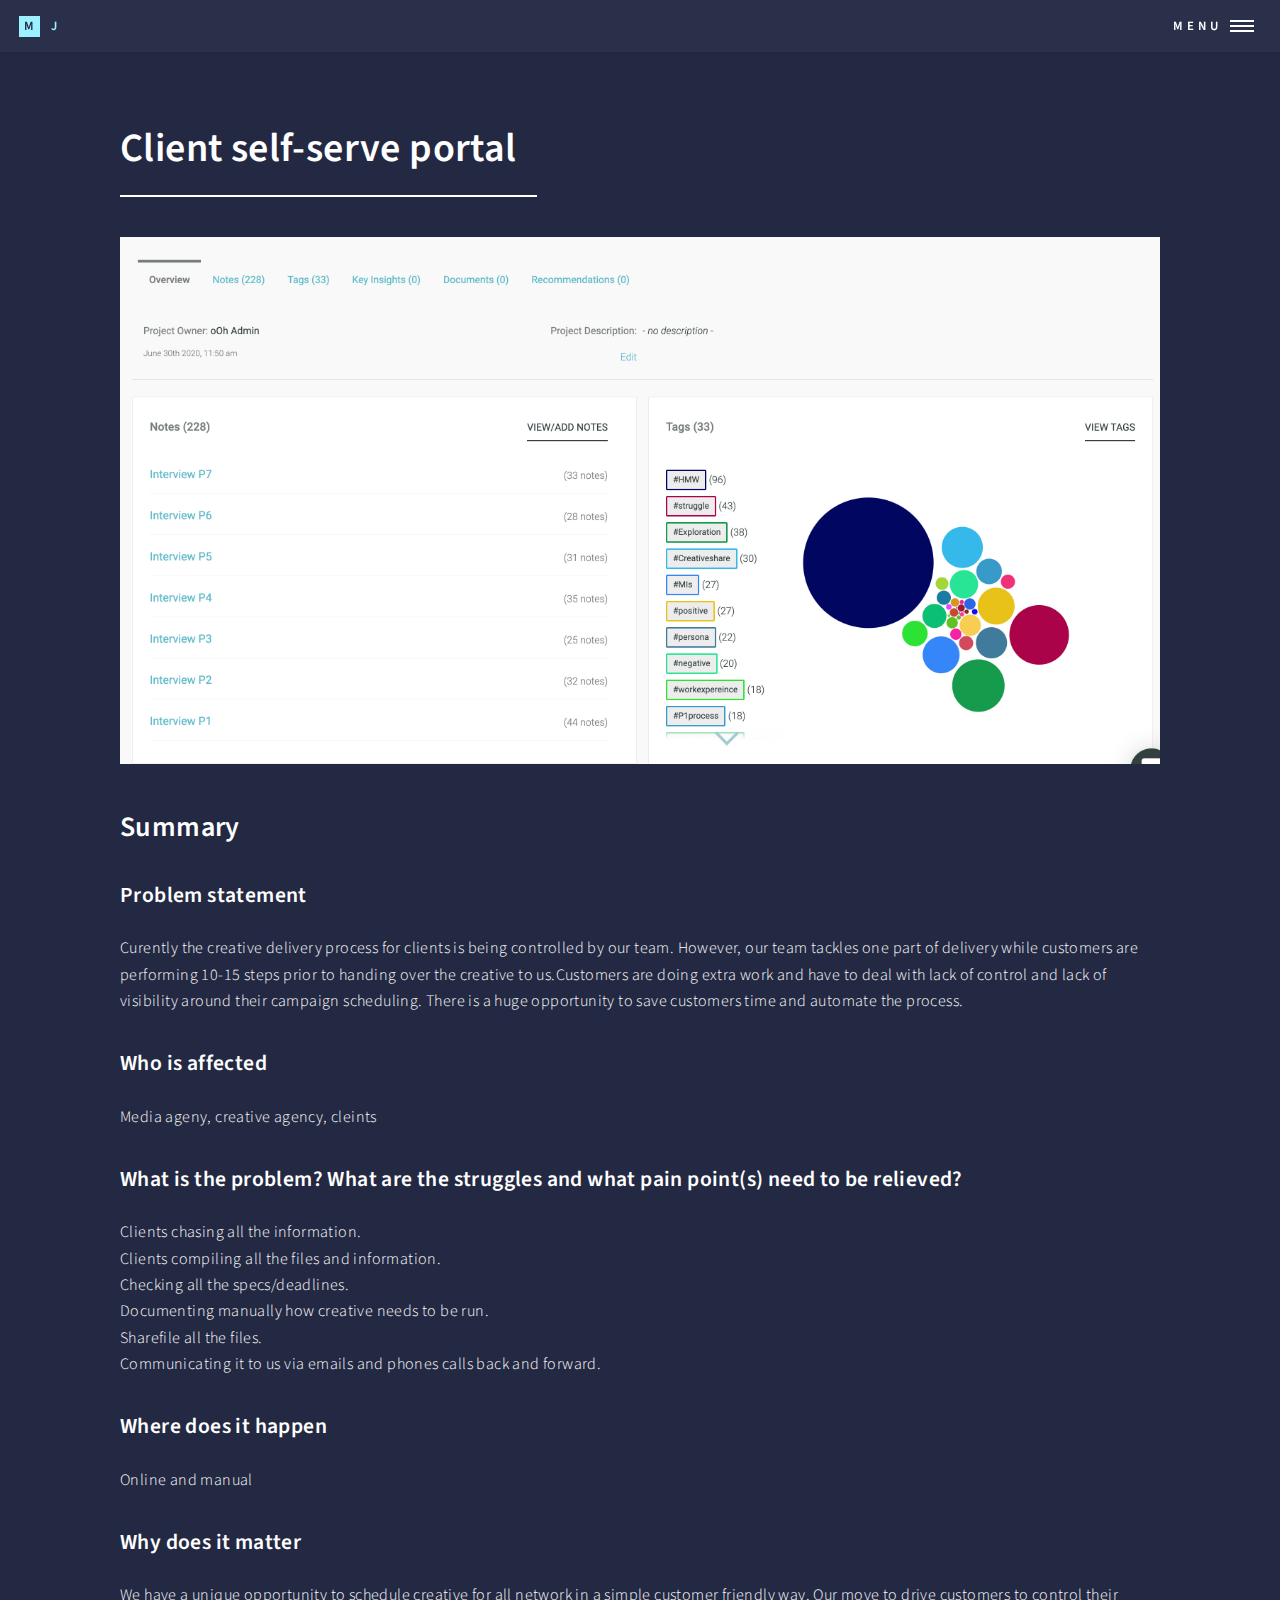
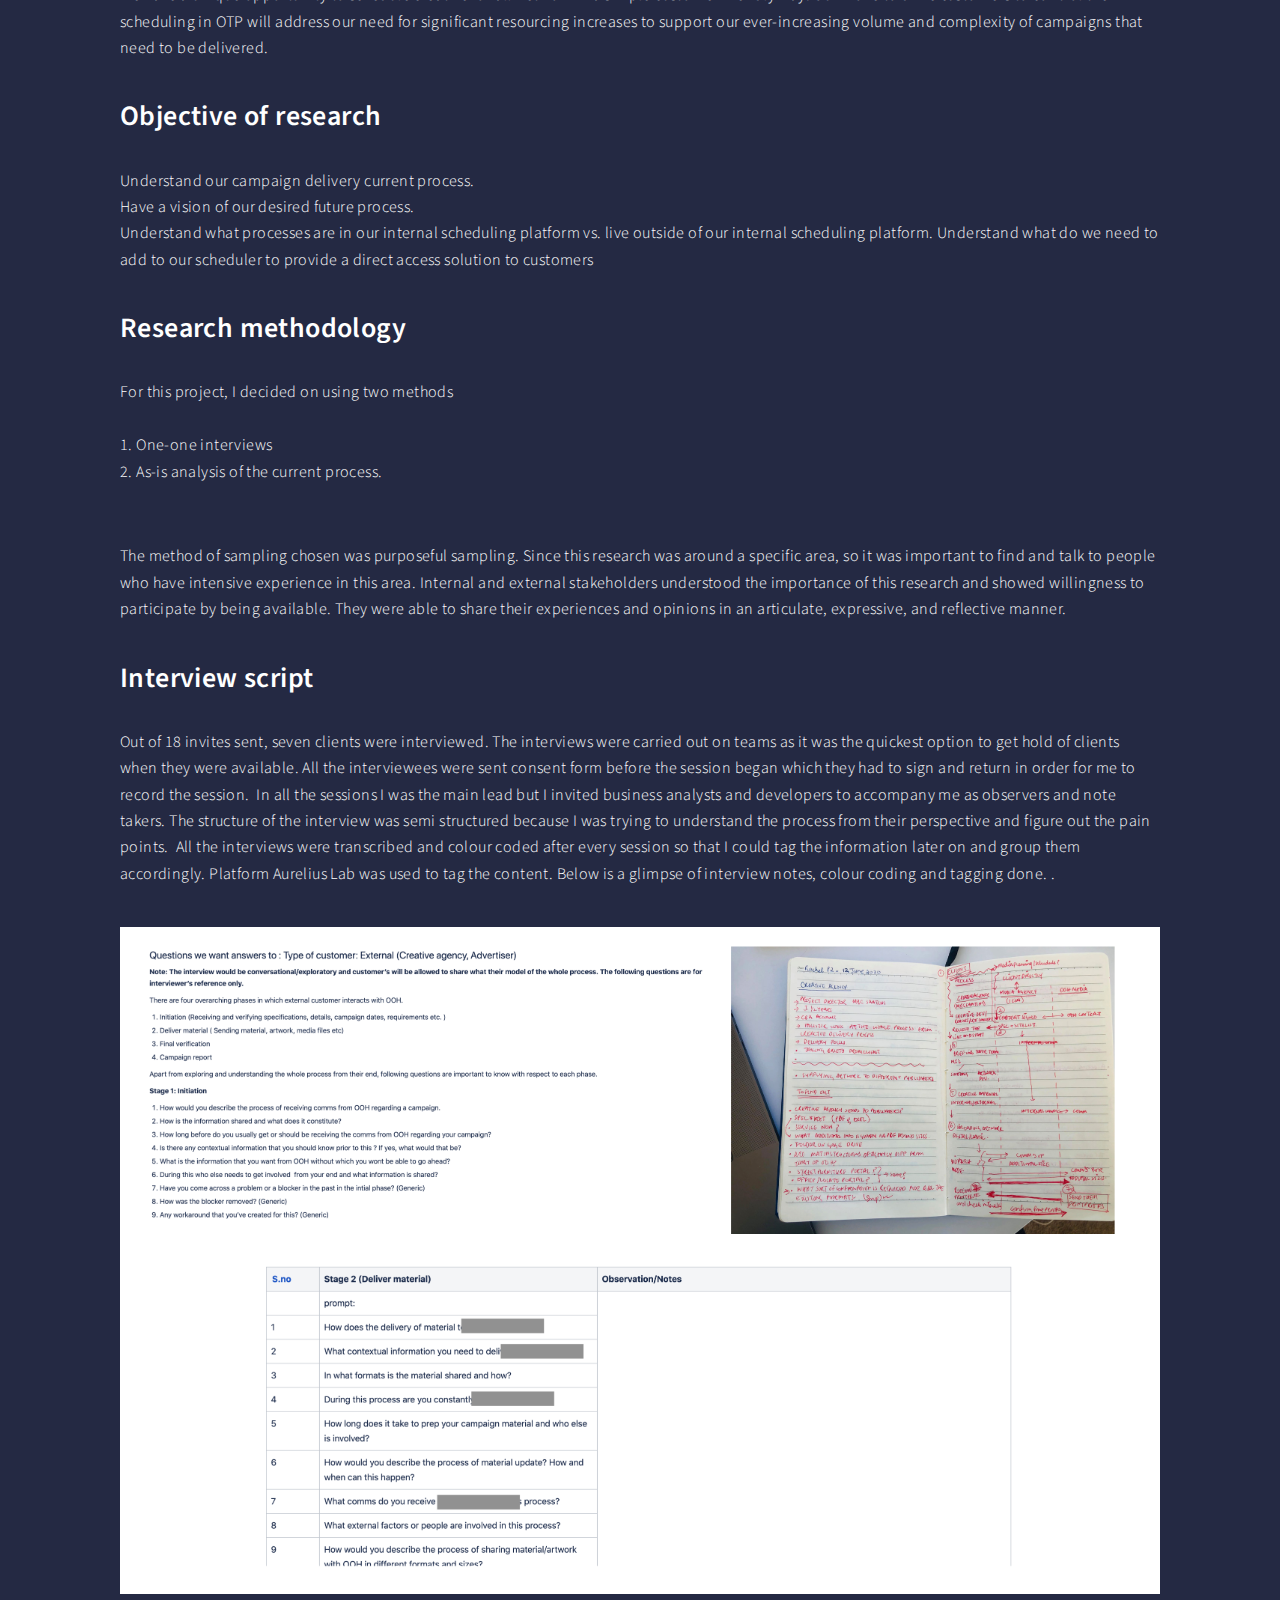
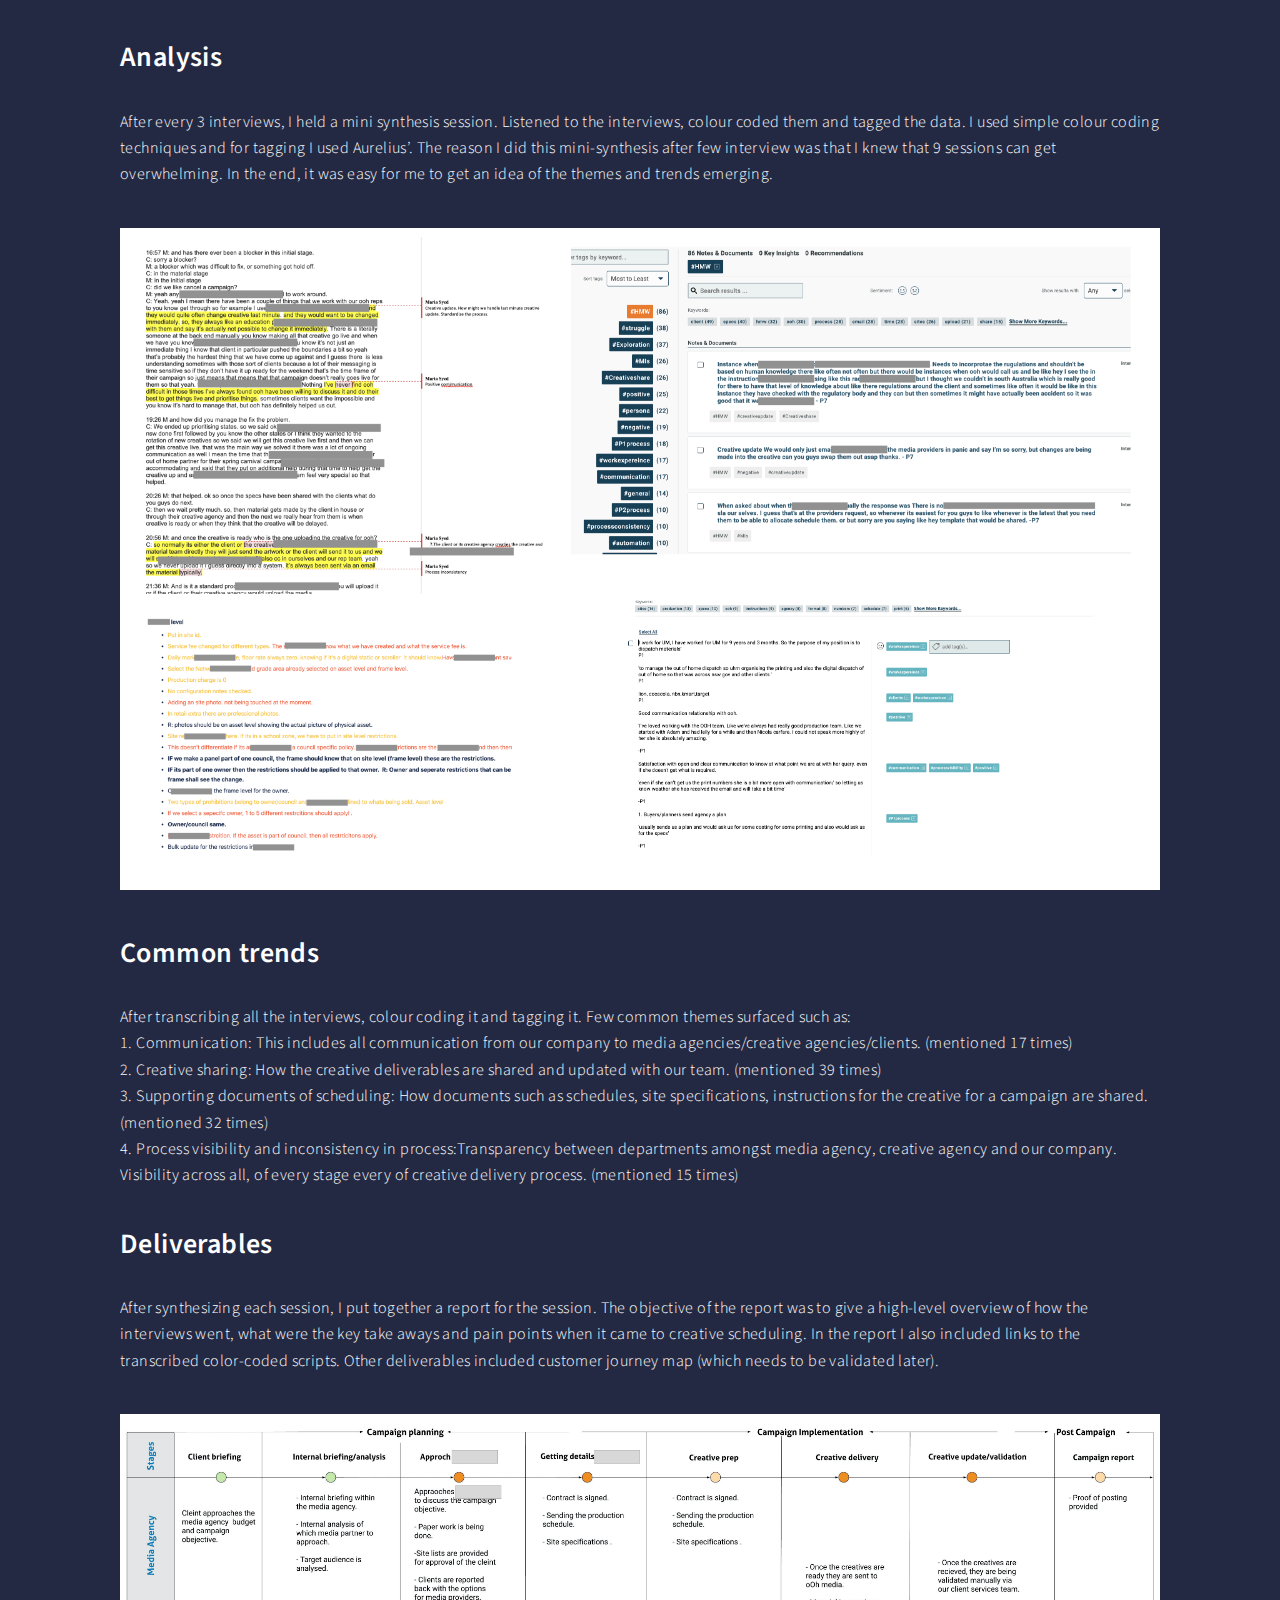
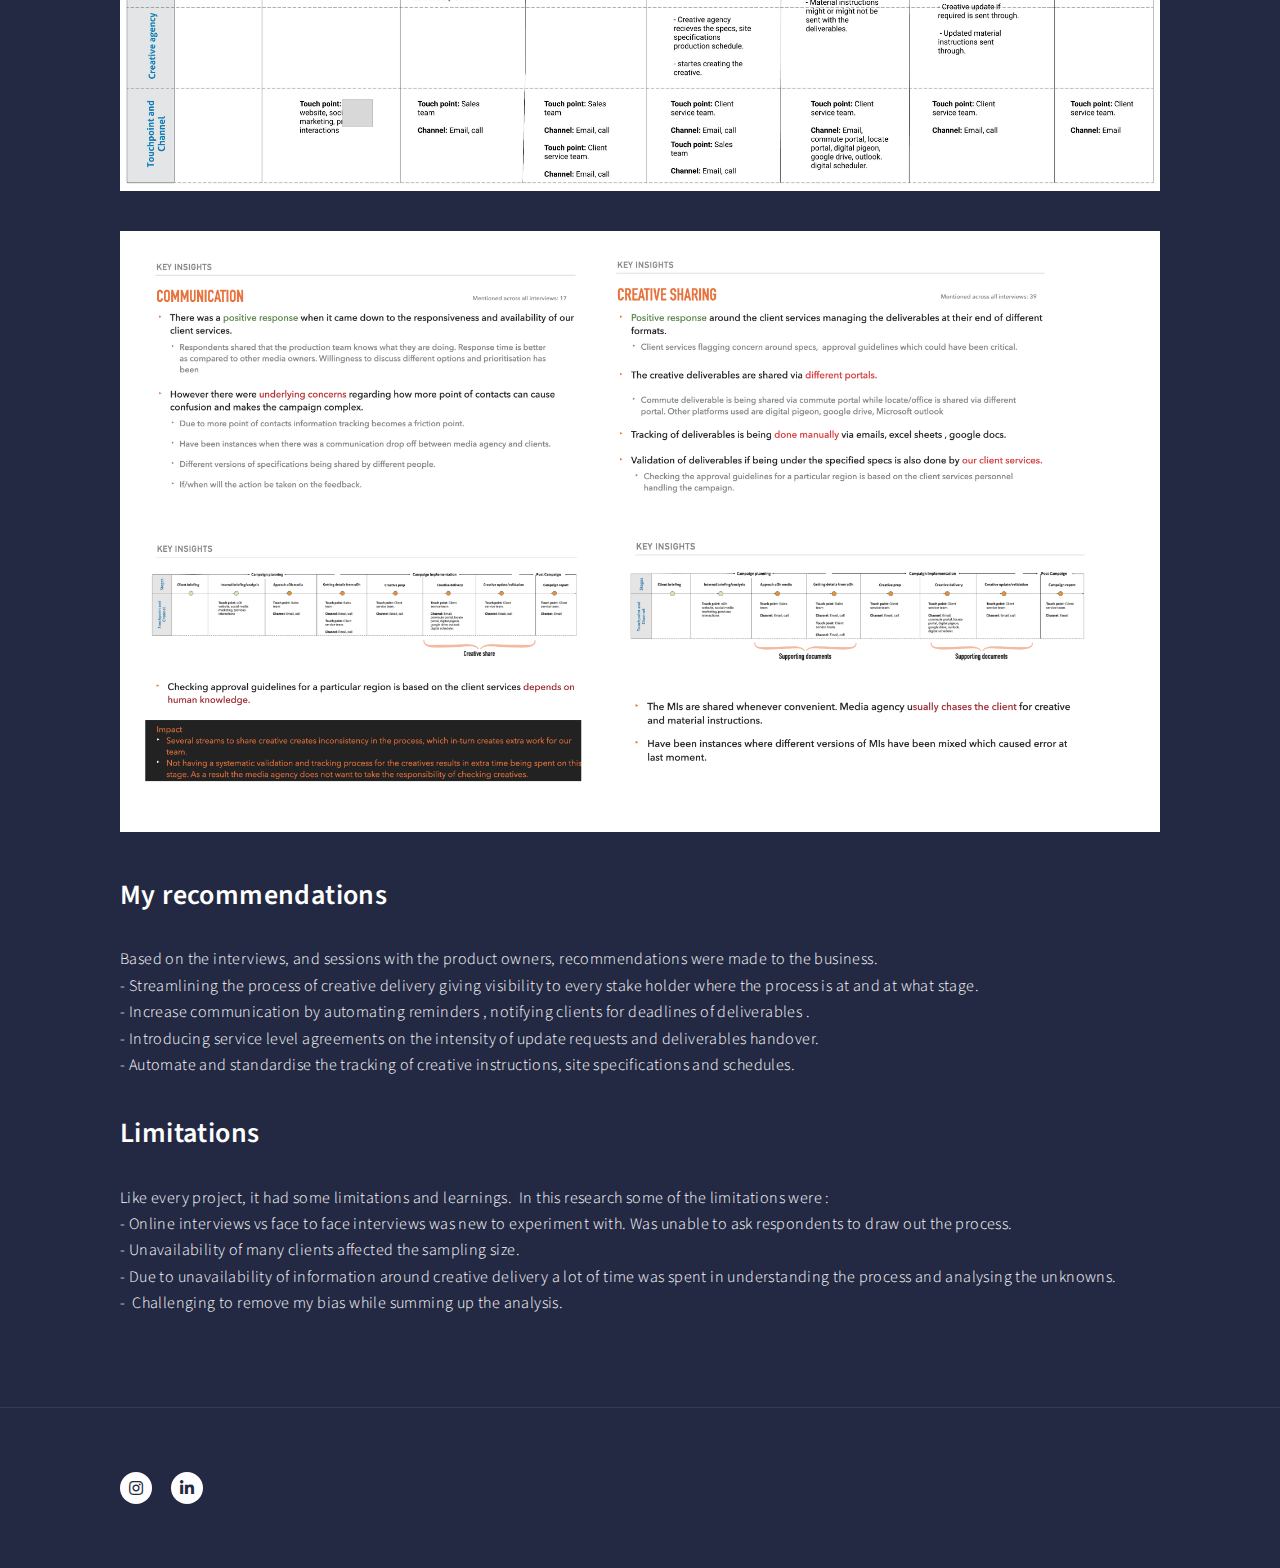
<file: Clientselfserve.html>
<!DOCTYPE HTML>
<!--
	Forty by HTML5 UP
	html5up.net | @ajlkn
	Free for personal and commercial use under the CCA 3.0 license (html5up.net/license)
-->
<html>
	<head>
		<title>Generic - Forty by HTML5 UP</title>
		<meta charset="utf-8" />
		<meta name="viewport" content="width=device-width, initial-scale=1, user-scalable=no" />
		<link rel="stylesheet" href="assets/css/main.css" />
		<noscript><link rel="stylesheet" href="assets/css/noscript.css" /></noscript>
	</head>
	<body class="is-preload">

		<!-- Wrapper -->
			<div id="wrapper">

				<!-- Header -->
					<header id="header">
						<a href="index.html" class="logo"><strong>M</strong> <span>J</span></a>
						<nav>
							<a href="#menu">Menu</a>
						</nav>
					</header>

				<!-- Menu -->
					<nav id="menu">
						<ul class="links">
							<li><a href="index.html">Home</a></li>
							<li><a href="landing.html">Landing</a></li>
							<li><a href="generic.html">Generic</a></li>
							<li><a href="elements.html">Elements</a></li>
						</ul>
						<ul class="actions stacked">
							<li><a href="#" class="button primary fit">Get Started</a></li>
							<li><a href="#" class="button fit">Log In</a></li>
						</ul>
					</nav>

				<!-- Main -->
					<div id="main" class="alt">

						<!-- One -->
							<section id="one">
								<div class="inner">
									<header class="major">
										<h1>Client self-serve portal</h1>
									</header>
									
									<span class="image main"><img src="images/clientselfserve/mainimage.jpg" alt="" /></span>


									
									<h2>Summary</h2>
									<h3>Problem statement</h3> 
									<p> Curently the creative delivery process for clients is being controlled by our team. However, our team tackles one part of delivery while customers are performing 10-15 steps 
										prior to handing over the creative to us.Customers are doing extra work and have to deal with lack of control and lack of visibility around their campaign scheduling.
										There is a huge opportunity to save customers time and automate the process.
									</p>
									<h3>Who is affected</h3>
									<p>Media ageny, creative agency, cleints</p>

									<h3>What is the problem? What are the struggles and what pain point(s) need to be relieved?</h3>
									<p>Clients chasing all the information. <br>
										Clients compiling all the files and information.<br>
										Checking all the specs/deadlines. <br>
										Documenting manually how creative needs to be run. <br>
										Sharefile all the files.<br>
										Communicating it to us via emails and phones calls back and forward. <br>
										  
										
										</p>

										<h3>Where does it happen</h3>
										<p>Online and manual</p>
										
										<h3>Why does it matter</h3>
										<p>We have a unique opportunity to schedule creative for all network in a simple customer friendly way. Our move to drive customers to control their scheduling in OTP will address our need for significant resourcing increases to support our ever-increasing volume and complexity of campaigns that need to be delivered.

									<h2>Objective of research</h2>
									<p>Understand our campaign delivery current process.<br>
										Have a vision of our desired future process. <br>
										Understand what processes are in our internal scheduling platform vs. live outside of our internal scheduling platform.
										Understand what do we need to add to our scheduler to provide a direct access solution to customers</p>
								<h2>Research methodology </h2>

									<p>For this project, I decided on using two methods <br>
										<br> 1. One-one interviews <br> 2. As-is analysis of the current process. <br><br>
<p>The method of sampling chosen was purposeful sampling. Since this research was around a specific area, so it was important to find and talk to people who have intensive experience in this area. Internal and external stakeholders understood the importance of this research and showed willingness to participate by being available. 
	They were able to share their experiences and opinions in an articulate, expressive, and reflective manner.</p>

	<h2>Interview script</h2>
	<p>Out of 18 invites sent, seven clients were interviewed. The interviews were carried out on teams as it was the quickest option to get hold of clients when they were available. All the interviewees were sent consent form before the session began which they had to sign and return in order for me to record the session. 
		In all the sessions I was the main lead but I invited business analysts and developers to accompany me as observers and note takers. The structure of the interview was semi structured because I was trying to understand the process from their perspective and figure out the pain points. 
		All the interviews were transcribed and colour coded after every session so that I could tag the information later on and group them accordingly. Platform Aurelius Lab was used to tag the content. Below is a glimpse of interview notes, colour coding and tagging done. .</p>
		<span class="image main"><img src="images/clientselfserve/Interview notes.png" alt="" /></span>
									
									<h2>Analysis</h2>
<p>After every 3 interviews, I held a mini synthesis session. Listened to the interviews, colour coded them and tagged the data. I used simple colour coding techniques and for tagging I used Aurelius’. 
	The reason I did this mini-synthesis after few interview was that I knew that 9 sessions can get overwhelming. In the end, it was easy for me to get an idea of the themes and trends emerging. 
	</p>
										<span class="image main"><img src="images/clientselfserve/Analysis.png" alt="" /></span>
										
									
										<h2>Common trends</h2>
										<p>After transcribing all the interviews, colour coding it and tagging it. Few common themes surfaced such as:<br>
											1. Communication: This includes all communication from our company to media agencies/creative agencies/clients. (mentioned 17 times)<br>
											2. Creative sharing: How the creative deliverables are shared and updated with our team. (mentioned 39 times)<br>
											3. Supporting documents of scheduling: How documents such as schedules, site specifications, instructions for the creative for a campaign are shared.  (mentioned 32 times) <br>
											4. Process visibility and inconsistency in process:Transparency between departments amongst media agency, creative agency and our company. Visibility across all, of every stage every of creative delivery process.  (mentioned 15 times)</p>

								
										
									
									

									<h2>Deliverables </h2>
									<p>After synthesizing each session, I put together a report for the session. The objective of the report was to give a high-level overview of how the interviews went, what were the key take aways and pain points when it came to creative scheduling. In the report I also included links to the transcribed color-coded scripts. 
										Other deliverables included customer journey map (which needs to be validated later). 
										 </p>
									<span class="image main"><img src="images/clientselfserve/journey map.jpg" alt="" /></span>
									<span class="image main"><img src="images/clientselfserve/Analysis2.png" alt="" /></span>

									<h2> My recommendations</h2>
									Based on the interviews, and sessions with the product owners, recommendations were made to the business. <br>
									<p>- Streamlining the process of creative delivery giving visibility to every stake holder where the process is at and at what stage. <br>
									- Increase communication by automating reminders , notifying clients for deadlines of deliverables . <br>
										- Introducing service level agreements on the intensity of update requests and deliverables handover. <br>
										- Automate and standardise the tracking of creative instructions, site specifications and schedules. </p>

								<h2>Limitations</h2>

								<p>Like every project, it had some limitations and learnings. 
									In this research some of the limitations were : <br>
									- Online interviews vs face to face interviews was new to experiment with. Was unable to ask respondents to draw out the process.<br>
									- Unavailability of many clients affected the sampling size.  <br>
									- Due to unavailability of information around creative delivery a lot of time was spent in understanding the process and analysing the unknowns. <br>
									-  Challenging to remove my bias while summing up the analysis. </p> <br>
									


									</div>
							</section>

					</div>

				<!-- Contact -->
					<!-- <section id="contact">
						<div class="inner">
							<section>
								<form method="post" action="#">
									<div class="fields">
										<div class="field half">
											<label for="name">Name</label>
											<input type="text" name="name" id="name" />
										</div>
										<div class="field half">
											<label for="email">Email</label>
											<input type="text" name="email" id="email" />
										</div>
										<div class="field">
											<label for="message">Message</label>
											<textarea name="message" id="message" rows="6"></textarea>
										</div>
									</div>
									<ul class="actions">
										<li><input type="submit" value="Send Message" class="primary" /></li>
										<li><input type="reset" value="Clear" /></li>
									</ul>
								</form>
							</section>
							<section class="split">
								<section>
									<div class="contact-method">
										<span class="icon solid alt fa-envelope"></span>
										<h3>Email</h3>
										<a href="#">information@untitled.tld</a>
									</div>
								</section>
								<section>
									<div class="contact-method">
										<span class="icon solid alt fa-phone"></span>
										<h3>Phone</h3>
										<span>(000) 000-0000 x12387</span>
									</div>
								</section>
								<section>
									<div class="contact-method">
										<span class="icon solid alt fa-home"></span>
										<h3>Address</h3>
										<span>1234 Somewhere Road #5432<br />
										Nashville, TN 00000<br />
										United States of America</span>
									</div>
								</section>
							</section>
						</div>
					</section> -->

				<!-- Footer -->
					<footer id="footer">
						<div class="inner">
							<ul class="icons">
								
								<li><a href="https://www.instagram.com/mink_design_studio/" class="icon brands alt fa-instagram"><span class="label">Instagram</span></a></li>
							
								<li><a href="https://www.linkedin.com/in/msyed15/" class="icon brands alt fa-linkedin-in"><span class="label">LinkedIn</span></a></li>
							</ul>
							<ul class="copyright">
								
							</ul>
						</div>
					</footer>

			</div>

		<!-- Scripts -->
			<script src="assets/js/jquery.min.js"></script>
			<script src="assets/js/jquery.scrolly.min.js"></script>
			<script src="assets/js/jquery.scrollex.min.js"></script>
			<script src="assets/js/browser.min.js"></script>
			<script src="assets/js/breakpoints.min.js"></script>
			<script src="assets/js/util.js"></script>
			<script src="assets/js/main.js"></script>

	</body>
</html>
</file>
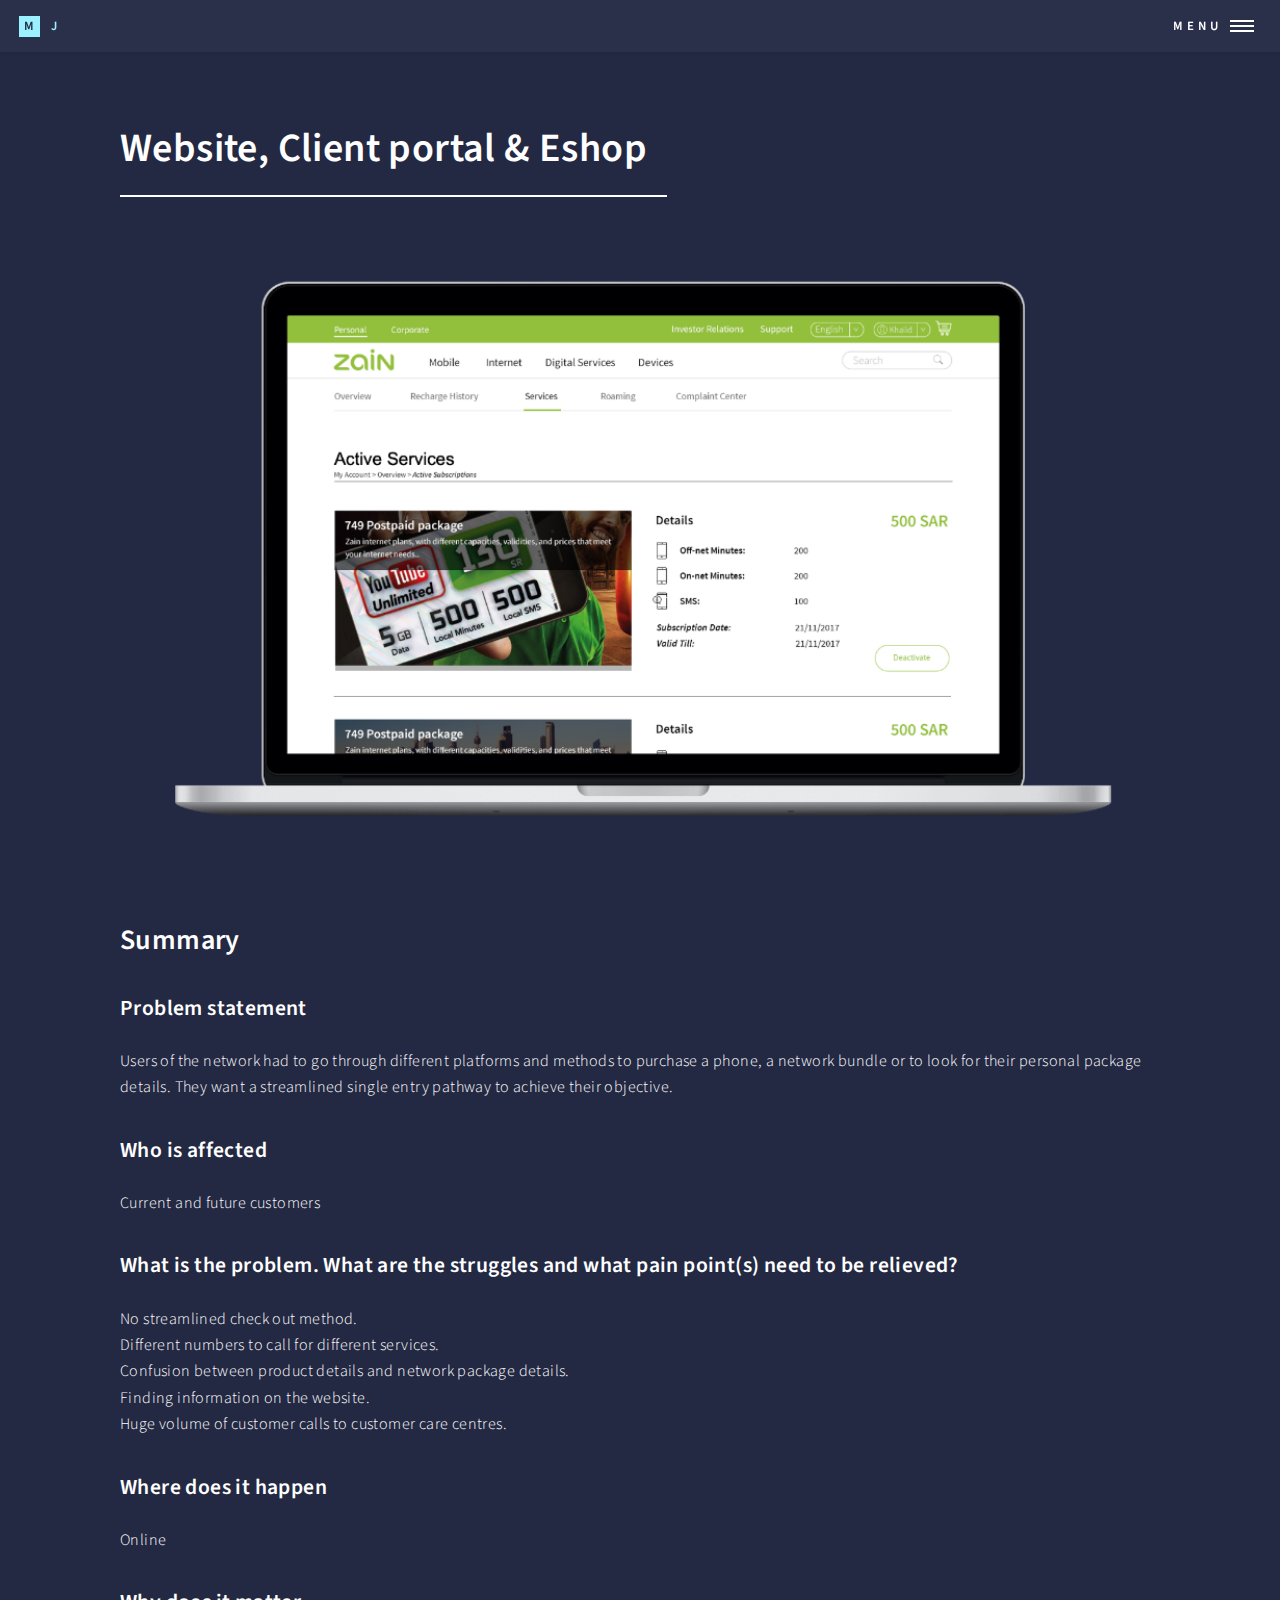
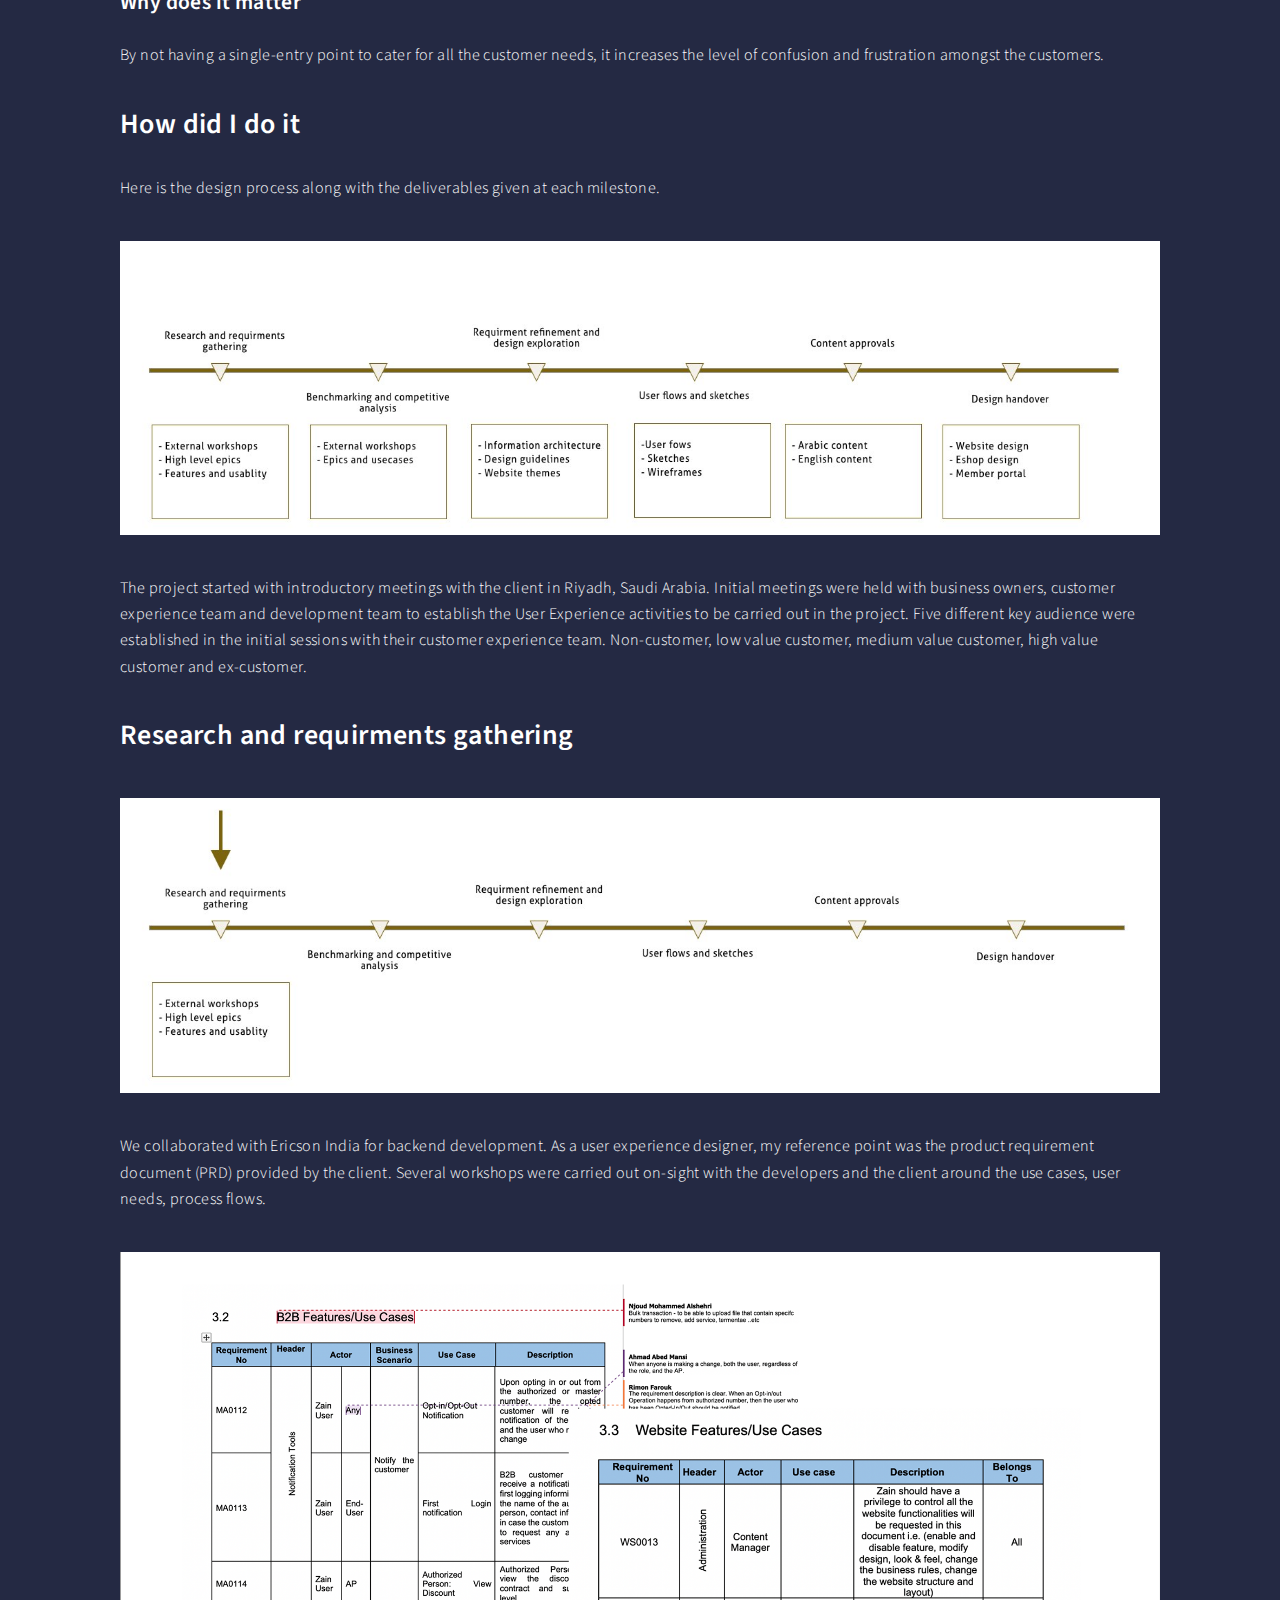
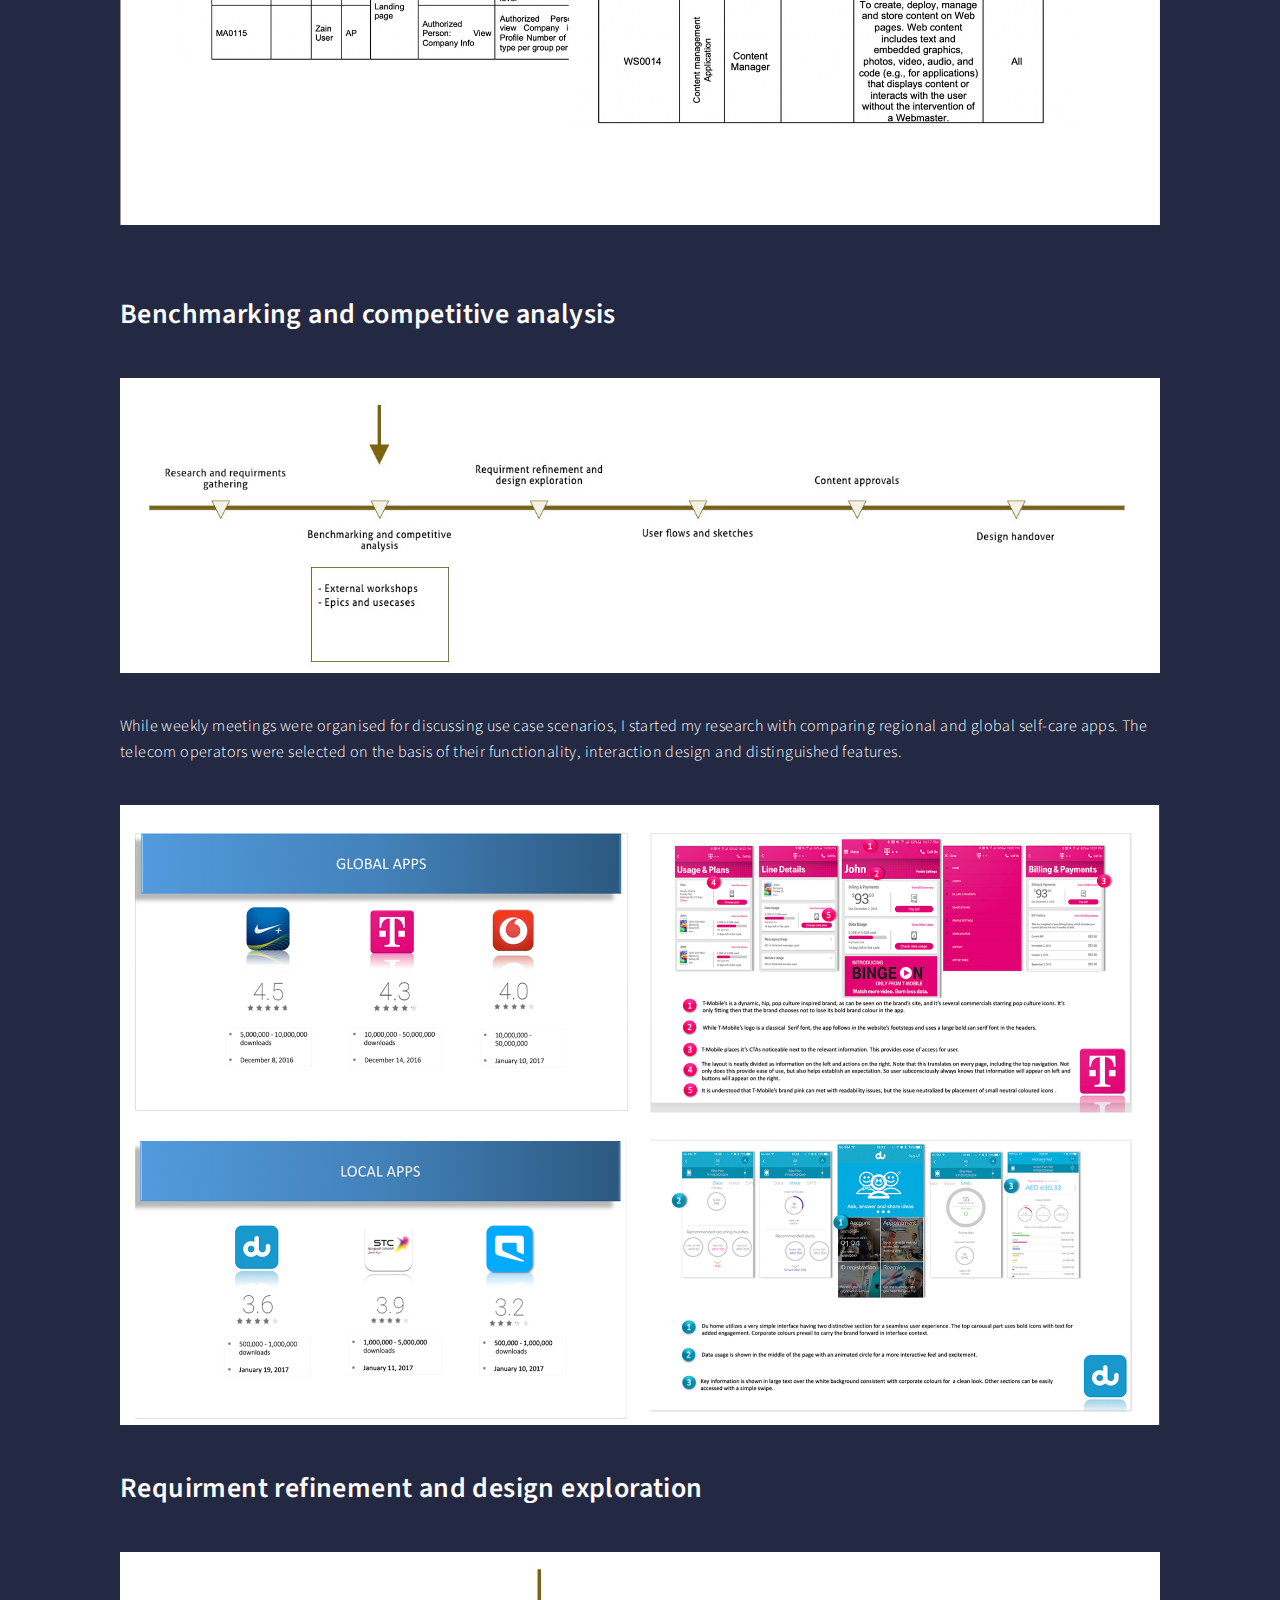
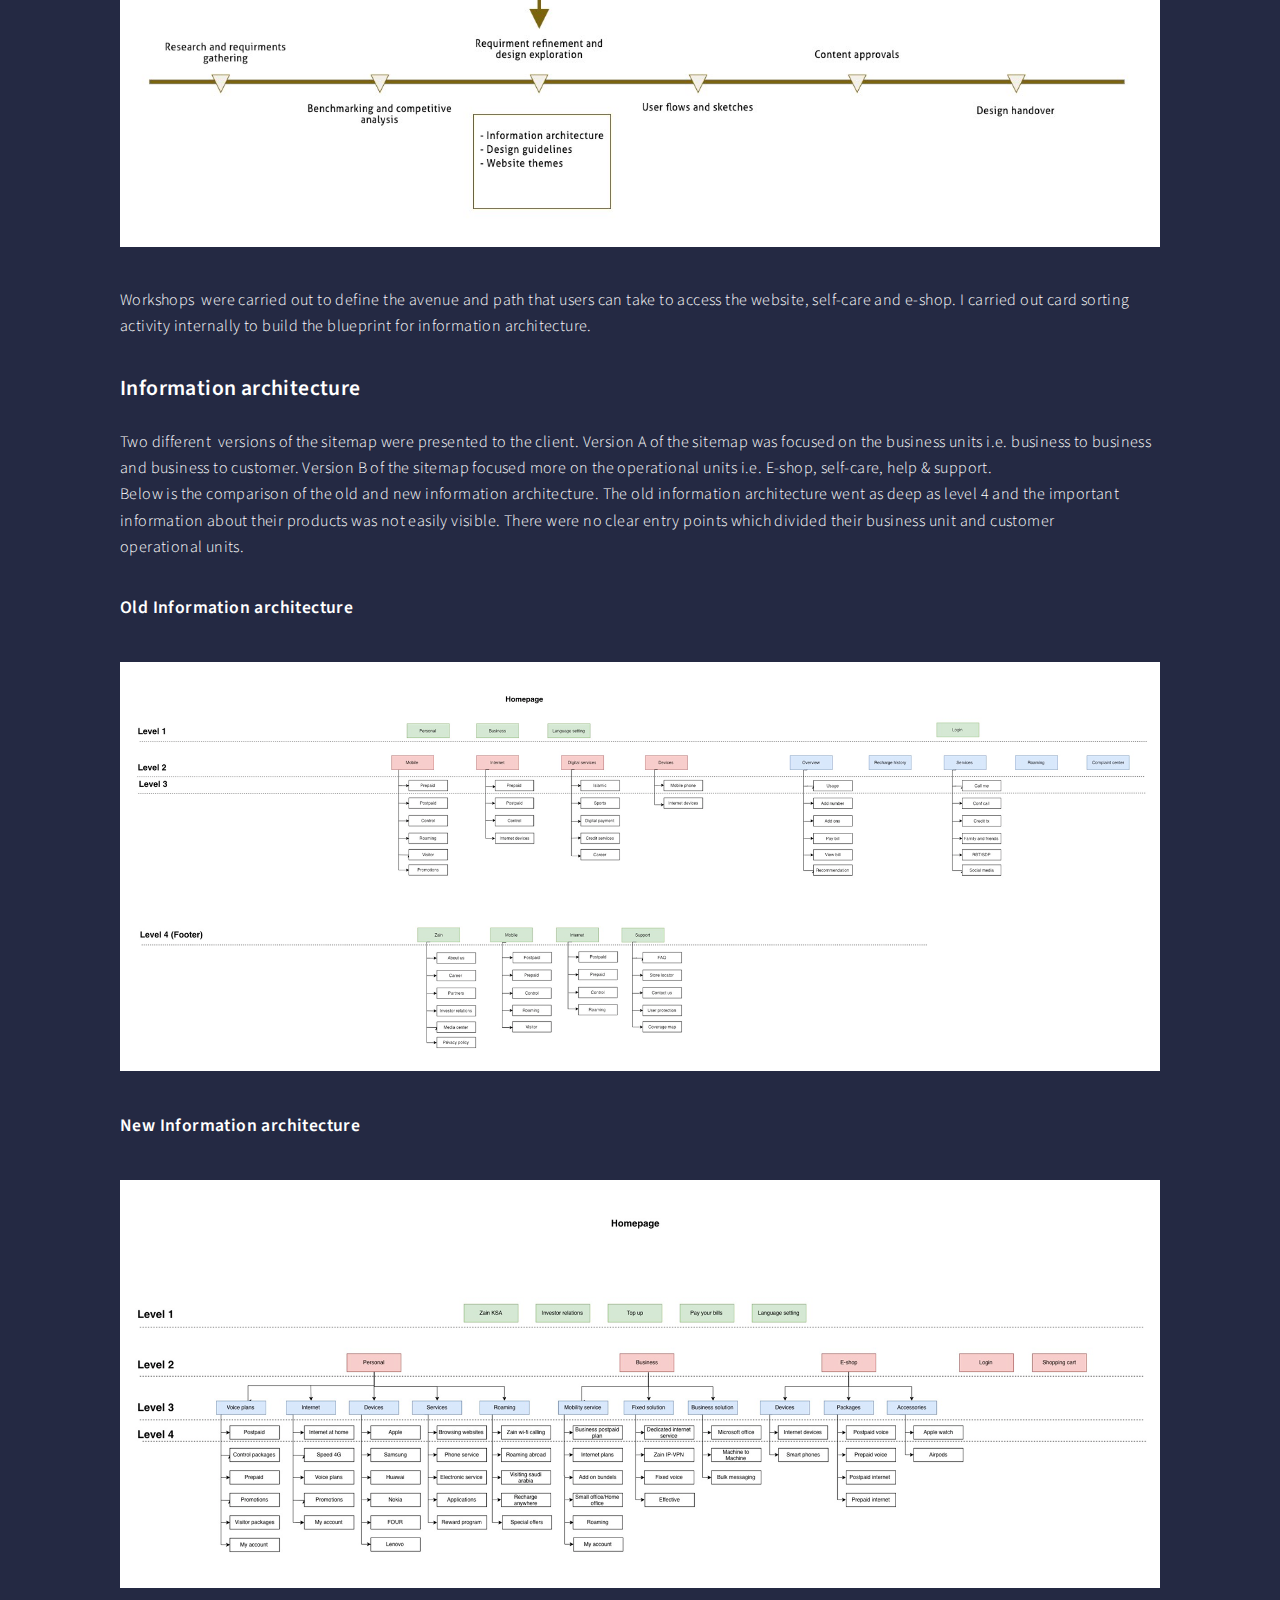
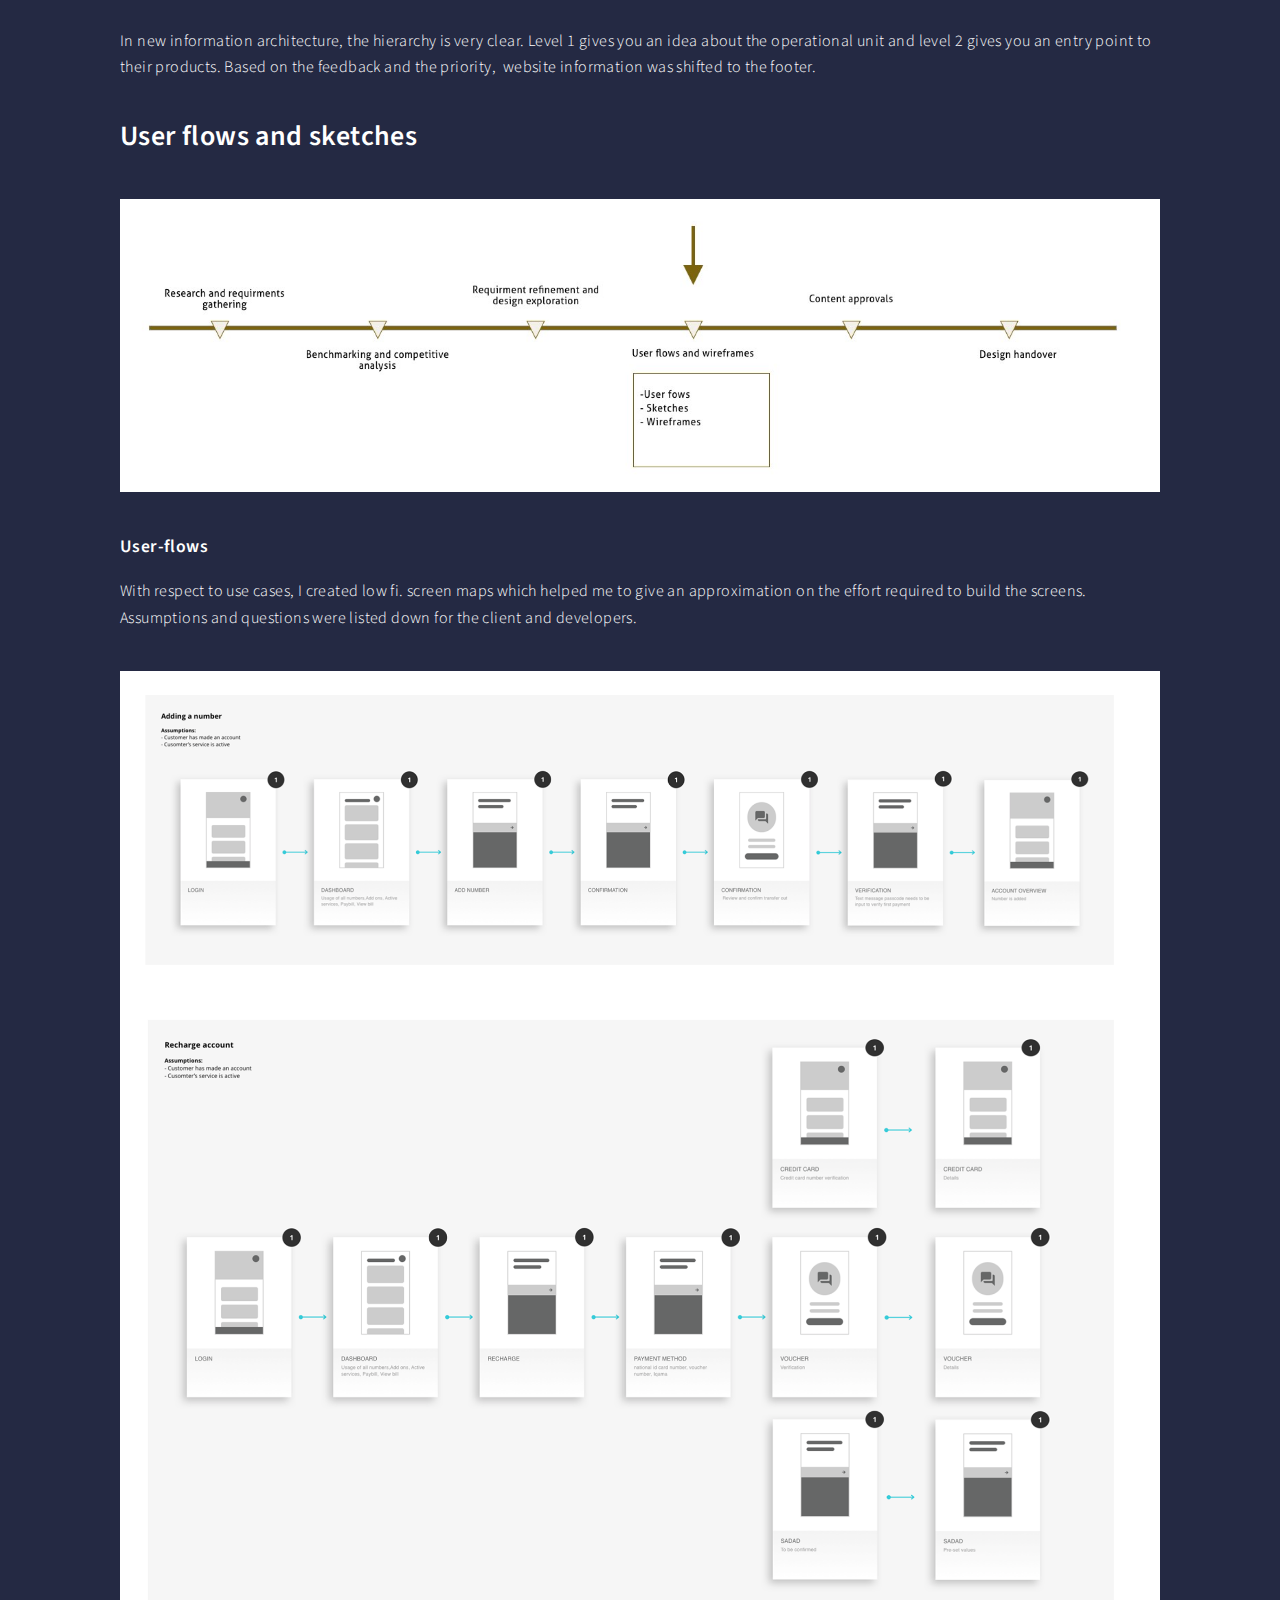
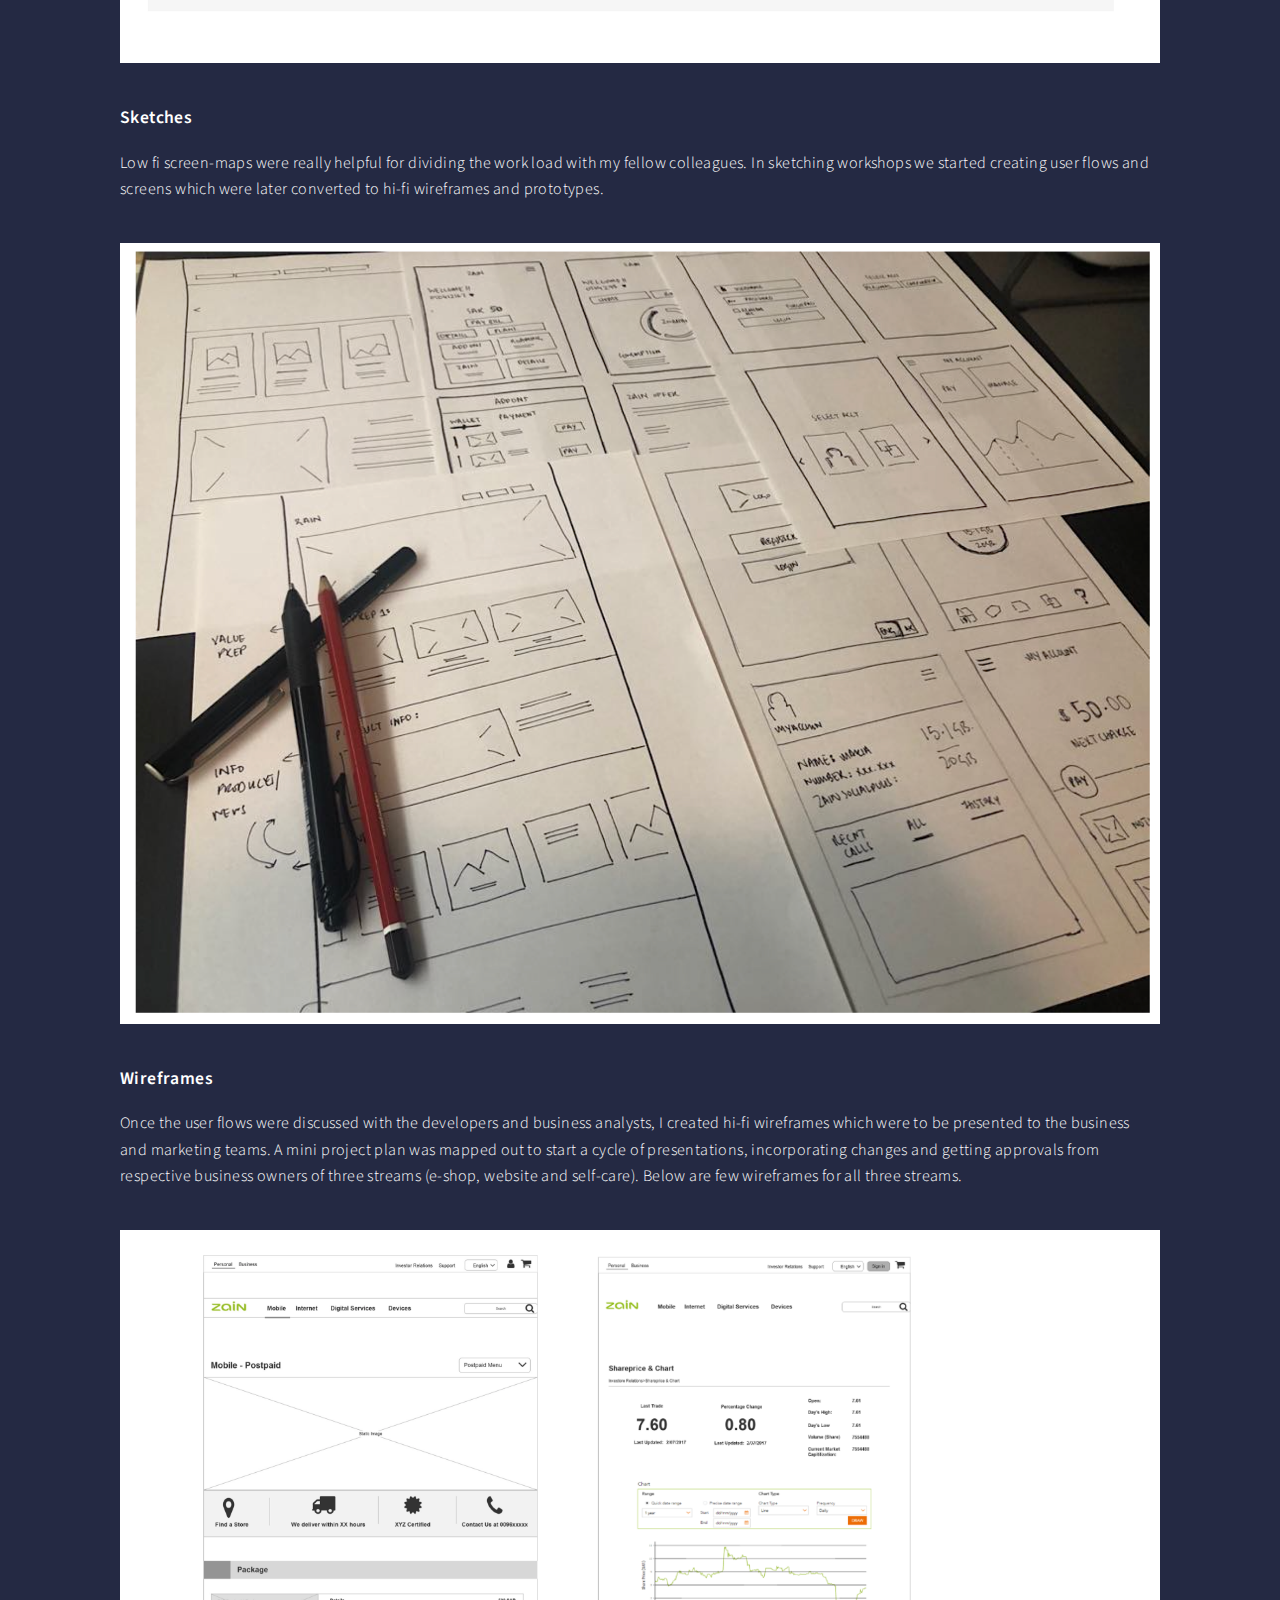
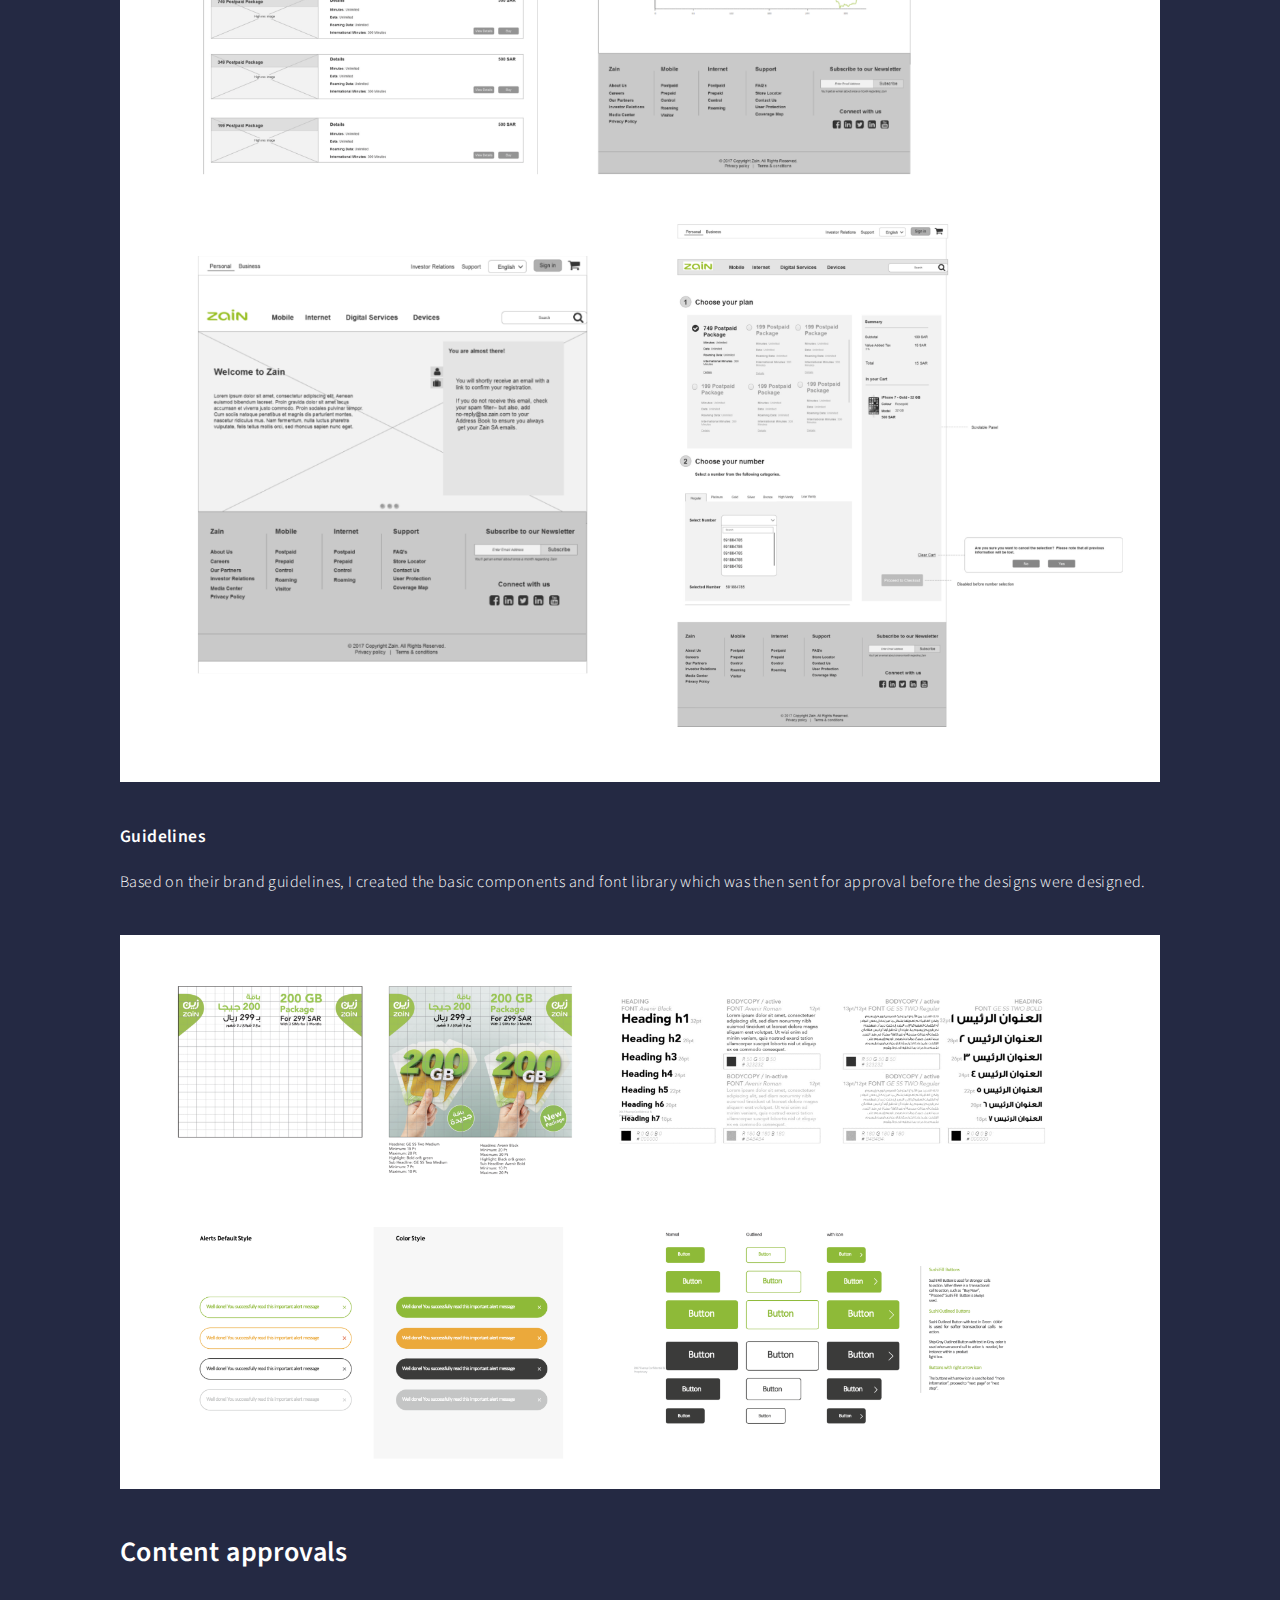
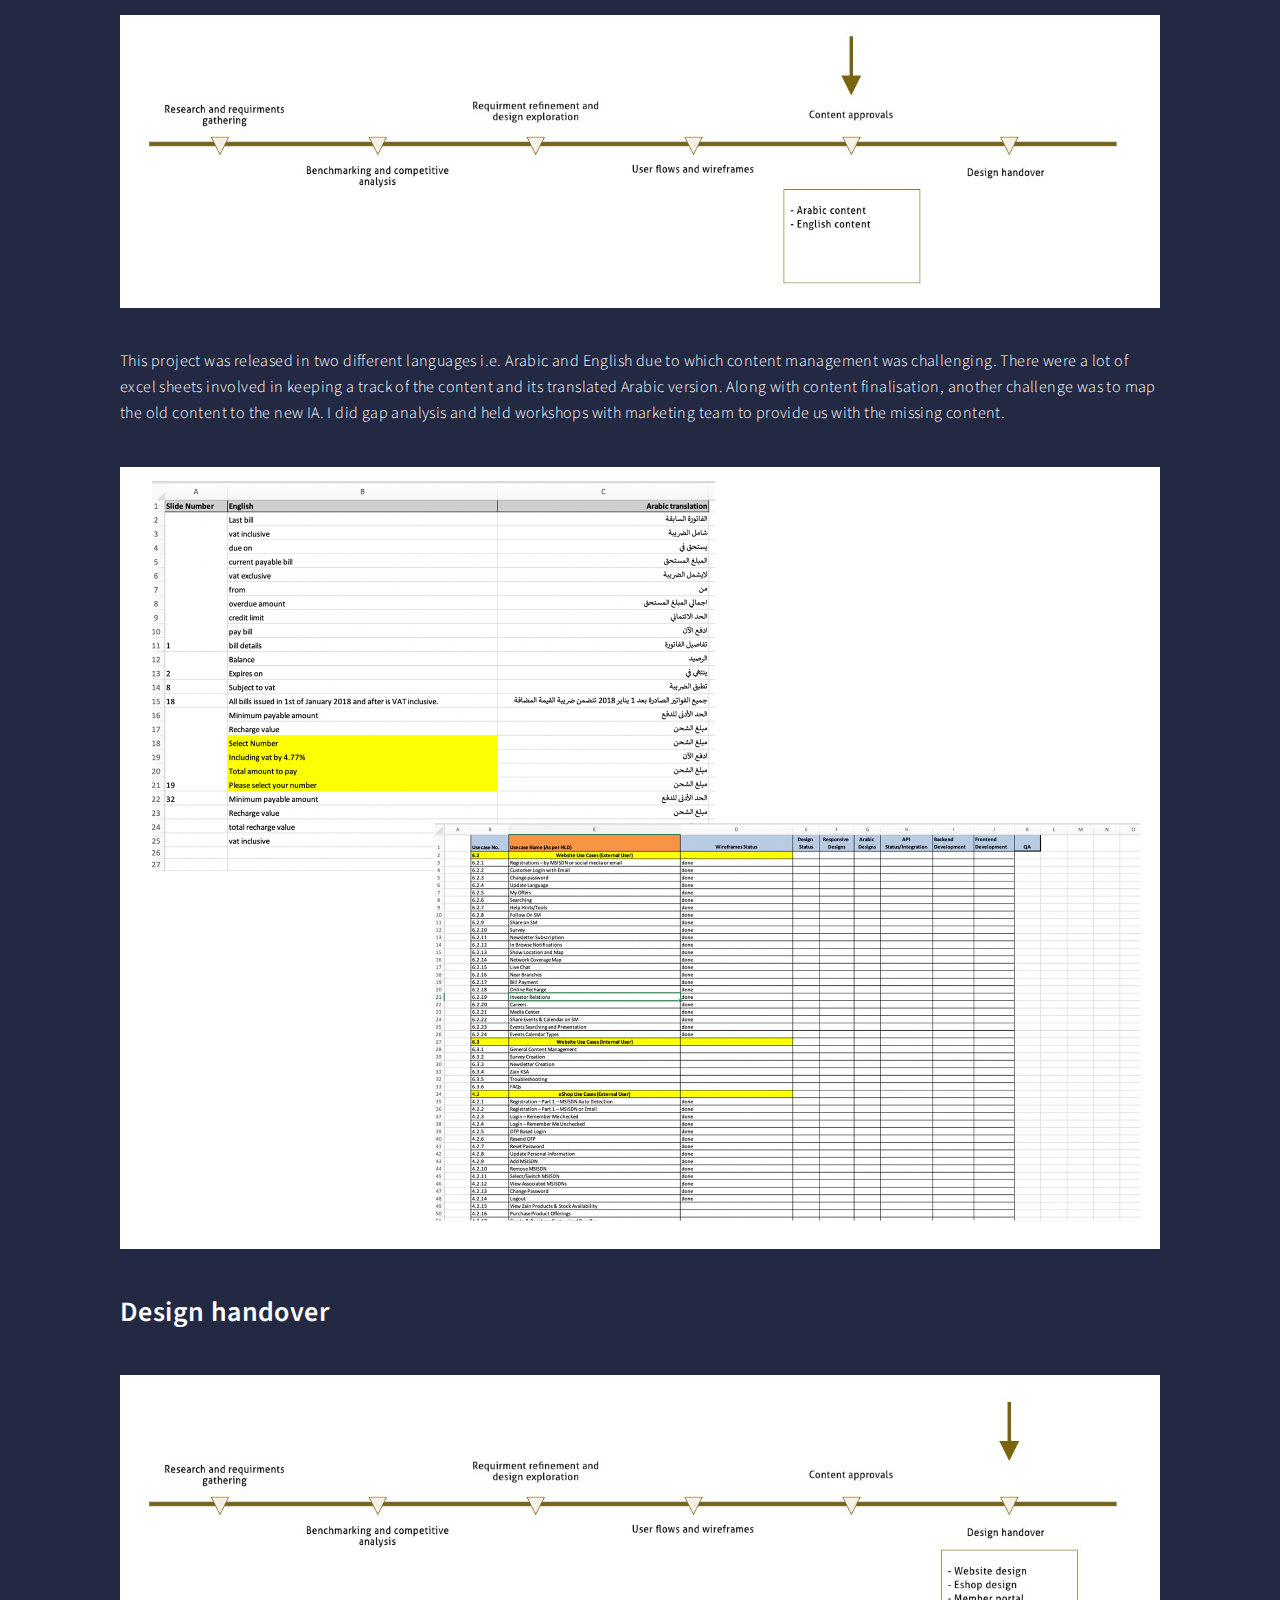
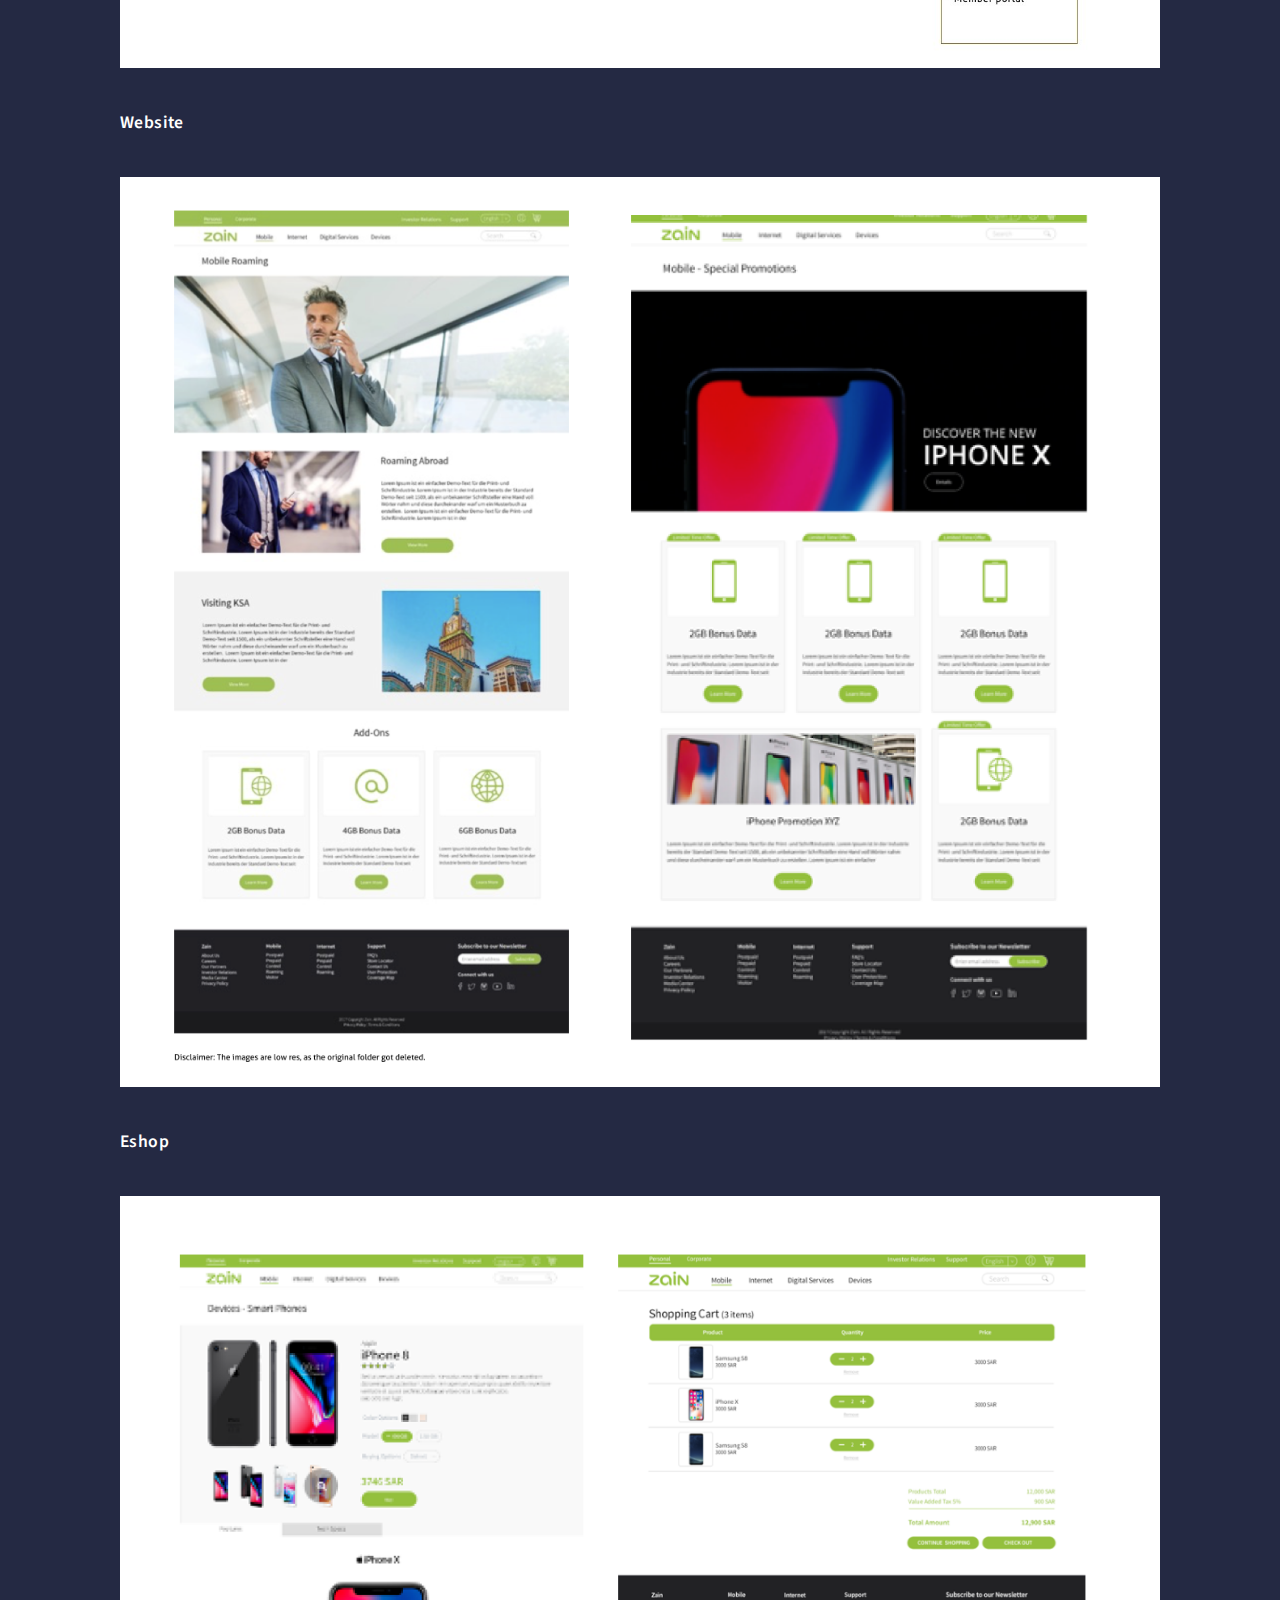
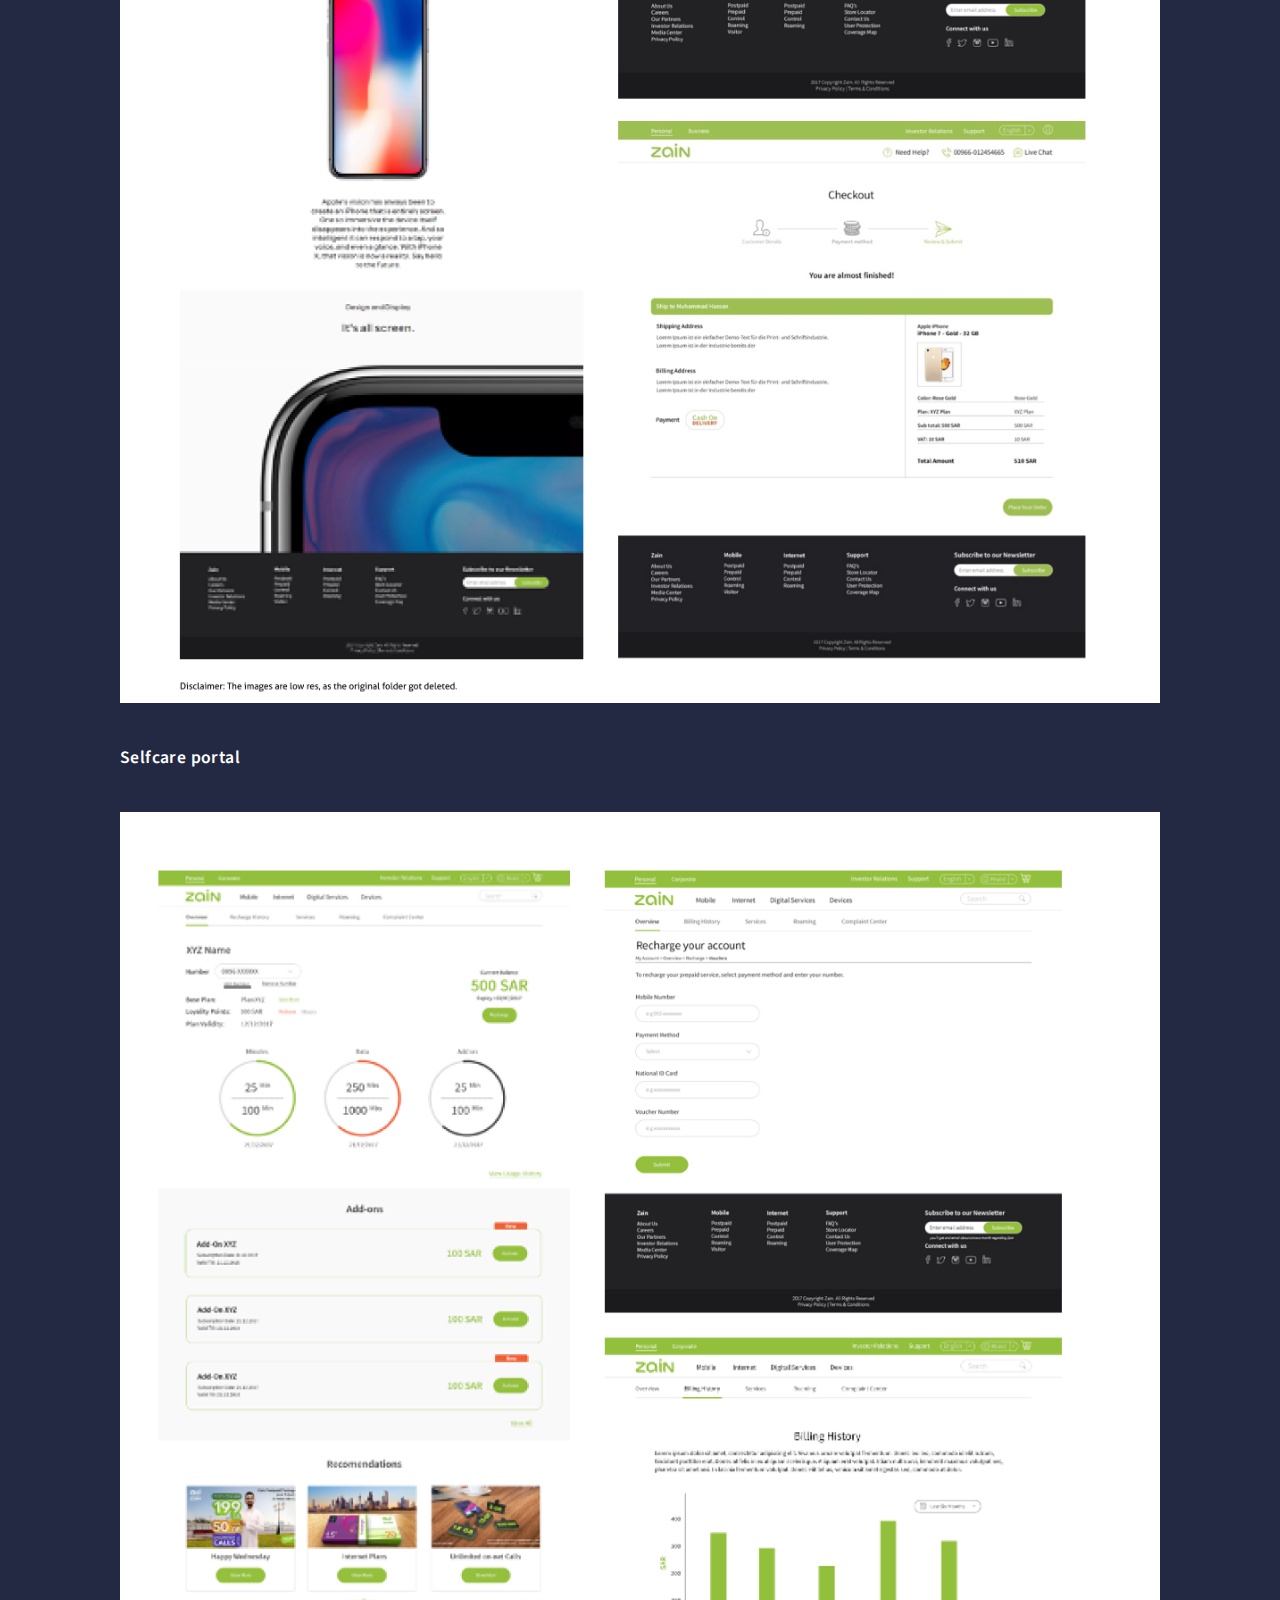
<file: telco.html>
<!DOCTYPE HTML>
<!--
	Forty by HTML5 UP
	html5up.net | @ajlkn
	Free for personal and commercial use under the CCA 3.0 license (html5up.net/license)
-->
<html>
	<head>
		<title>Generic - Forty by HTML5 UP</title>
		<meta charset="utf-8" />
		<meta name="viewport" content="width=device-width, initial-scale=1, user-scalable=no" />
		<link rel="stylesheet" href="assets/css/main.css" />
		<noscript><link rel="stylesheet" href="assets/css/noscript.css" /></noscript>
	</head>
	<body class="is-preload">

		<!-- Wrapper -->
			<div id="wrapper">

				<!-- Header -->
					<header id="header">
						<a href="index.html" class="logo"><strong>M</strong> <span>J</span></a>
						<nav>
							<a href="#menu">Menu</a>
						</nav>
					</header>

				<!-- Menu -->
					<nav id="menu">
						<ul class="links">
							<li><a href="index.html">Home</a></li>
							<li><a href="landing.html">Landing</a></li>
							<li><a href="generic.html">Generic</a></li>
							<li><a href="elements.html">Elements</a></li>
						</ul>
						<ul class="actions stacked">
							<li><a href="#" class="button primary fit">Get Started</a></li>
							<li><a href="#" class="button fit">Log In</a></li>
						</ul>
					</nav>

				<!-- Main -->
					<div id="main" class="alt">

						<!-- One -->
							<section id="one">
								<div class="inner">
									<header class="major">
										<h1>Website, Client portal & Eshop</h1>
									</header>
									
									<span class="image main"><img src="images/telco/mainimage.png" alt="" /></span>


									
									<h2>Summary</h2>
									<h3>Problem statement</h3> 
									<p>Users of the network had to go through different platforms and methods to purchase a phone, a network bundle or to look for their personal package details. They want a streamlined single entry pathway to achieve their objective.</p>  

									<h3>Who is affected</h3>
									<p>Current and future customers</p>

									<h3>What is the problem. What are the struggles and what pain point(s) need to be relieved?</h3>
									<p>No streamlined check out method.<br>
										Different numbers to call for different services.<br>
										Confusion between product details and network package details.<br>
										Finding information on the website.<br>
										Huge volume of customer calls to customer care centres. <br>
										</p>

										<h3>Where does it happen</h3>
										<p>Online</p>
										
										<h3>Why does it matter</h3>
										<p>By not having a single-entry point to cater for all the customer needs, it increases the level of confusion and frustration amongst the customers.</p>

									<h2>How did I do it</h2>
									<p>Here is the design process along with the deliverables given at each milestone.</p>
									<span class="image main"><img src="images/telco/0.jpg" alt="" /></span>
									<p>The project started with introductory meetings with the client in Riyadh, Saudi Arabia. Initial meetings were held with business owners, customer experience team and development team to establish the User Experience activities to be carried out in the project. Five different key audience were established in the initial sessions with their customer experience team. Non-customer, low value customer, medium value customer, high value customer and ex-customer.</p>

									<h2>Research and requirments
										gathering</h2>

										<span class="image main"><img src="images/telco/1.jpg" alt="" /></span>
										<p>We collaborated with Ericson India for backend development. As a user experience designer, my reference point was the product requirement document (PRD) provided by the client. Several workshops were carried out on-sight with the developers and the client around the use cases, user needs, process flows.</p>
										<span class="image main"><img src="images/telco/workshops.png" alt="" /></span>
										

										<br>
										
									
									

									<h2>Benchmarking and competitive analysis </h2>
									<span class="image main"><img src="images/telco/2.jpg" alt="" /></span>

									<p> While weekly meetings were organised for discussing use case scenarios, I started my research with comparing regional and global self-care apps. The telecom operators were selected on the basis of their functionality, interaction design and distinguished features.</p>
										<span class="image main"><img src="images/telco/Comparison.png" alt="" /></span>
									<h2>Requirment refinement and 
										design exploration</h2>
										<span class="image main"><img src="images/telco/3.jpg" alt="" /></span>
									<p>Workshops  were carried out to define the avenue and path that users can take to access the website, self-care and e-shop. I carried out card sorting activity internally to build the blueprint for information architecture.

										<h3>Information architecture</h3>
										Two different  versions of the sitemap were presented to the client. Version A of the sitemap was focused on the business units i.e. business to business and business to customer. Version B of the sitemap focused more on the operational units i.e. E-shop, self-care, help & support.
										 <br>
										 <p>Below is the comparison of the old and new information architecture. The old information architecture went as deep as level 4 and the important information about their products was not easily visible. There were no clear entry points which divided their business unit and customer operational units.</p>
<h4>Old Information architecture</h4>
										 <span class="image main"><img src="images/telco/Old IA.png" alt="" /></span>
										 <h4>New Information architecture</h4>
										 <span class="image main"><img src="images/telco/NewIA.png" alt="" /></span>
<p>In new information architecture, the hierarchy is very clear. Level 1 gives you an idea about the operational unit and level 2 gives you an entry point to their products. Based on the feedback and the priority,  website information was shifted to the footer.</p>

<h2>User flows and sketches</h2>	
<span class="image main"><img src="images/telco/4.jpg" alt="" /></span>			
<h4>User-flows</h4>					
<p> With respect to use cases, I created low fi. screen maps which helped me to give an approximation on the effort required to build the screens. Assumptions and questions were listed down for the client and developers. </p>

										<span class="image main"><img src="images/telco/screenflows.png" alt="" /></span>
										<h4> Sketches</h4>
										<p>Low fi screen-maps were really helpful for dividing the work load with my fellow colleagues. In sketching workshops we started creating user flows and screens which were later converted to hi-fi wireframes and prototypes.</p>
									
										
										<span class="image main"><img src="images/telco/Sketches.png" alt="" /></span>
										<h4>Wireframes</h4>
										<p>Once the user flows were discussed with the developers and business analysts, I created hi-fi wireframes which were to be presented to the business and marketing teams. A mini project plan was mapped out to start a cycle of presentations, incorporating changes and getting approvals from respective business owners of three streams (e-shop, website and self-care). Below are few wireframes for all three streams.</p>
										<span class="image main"><img src="images/telco/wireframes.png" alt="" /></span>
										<h4>Guidelines</h4>
										Based on their brand guidelines, I created the basic components and font library which was then sent for approval before the designs were designed. 
										<span class="image main"><img src="images/telco/Guidelines.png" alt="" /></span>
										
										<h2>Content approvals</h2>
									<span class="image main"><img src="images/telco/5.jpg" alt="" /></span>
									<p>This project was released in two different languages i.e. Arabic and English due to which content management was challenging. There were a lot of excel sheets involved in keeping a track of the content and its translated Arabic version.
										Along with content finalisation, another challenge was to map the old content to the new IA. I did gap analysis and held workshops with marketing team to provide us with the missing content. </p>
										<span class="image main"><img src="images/telco/Content.png" alt="" /></span>
								
									<h2>Design handover</h2>
									
									<span class="image main"><img src="images/telco/6.jpg" alt="" /></span>
									
									<h4>Website</h4>
									<span class="image main"><img src="images/telco/Website.png" alt="" /></span>
									
									<h4>Eshop</h4>
									<span class="image main"><img src="images/telco/eshop.png" alt="" /></span>

									<h4>Selfcare portal</h4>
									<span class="image main"><img src="images/telco/selfcare.png" alt="" /></span>

								<h2>Challenges and measure of success</h2>

								<p>After the approvals, the project files were handed over to the User Interface designer with the guidelines from the client. My presence was still required on-sight as I had to communicate between marketing, business and our development teams but work load was reduced.</p> 
									<h3>Challenges</h3>
									This project was my first project with an international client. It was filled with new challenges and learnings. Challenges are always a part of the project, but now that I have accomplished the task it was overall a good learning experience.
									- Working with multiple teams from different countries (India, Saudi and Sweden) was one of the biggest challenges in this project. <br>
									- Communicating with developers on sight was at times very tricky but we managed.<br>
									- Working in different time zone with the on-sight team and off shore team. <br>
									- Working in a place where language. <br>
									<br>
									<h3>Measure of sucess</h3>
									<p>Previously having just a website for customers showing the basic information, this project led to invite customers to shop for their mobile phones with mobile plans. Not only e-shop facility, users were able to log into their account and manage their services, know current benefits, billing history for pre-paid and post paid services and many more. 
										The introduction of the website, e-shop and self care portal in 3 different languages enabled them to make the market launch in all of the Middle East at one go. In the usability testing sessions that were carried out after the project went live, the page views and conversion rate increased at a high rate which communicated how the sales were going. All this was done using google analytics. There were however in few cases drop-offs but those areas were then taken on as part of continuous improvement/ prod support issues. </p>
				


									</div>
							</section>

					</div>

				<!-- Contact -->
				<!-- 	<section id="contact">
						<div class="inner">
							<section>
								<form method="post" action="#">
									<div class="fields">
										<div class="field half">
											<label for="name">Name</label>
											<input type="text" name="name" id="name" />
										</div>
										<div class="field half">
											<label for="email">Email</label>
											<input type="text" name="email" id="email" />
										</div>
										<div class="field">
											<label for="message">Message</label>
											<textarea name="message" id="message" rows="6"></textarea>
										</div>
									</div>
									<ul class="actions">
										<li><input type="submit" value="Send Message" class="primary" /></li>
										<li><input type="reset" value="Clear" /></li>
									</ul>
								</form>
							</section>
							<section class="split">
								<section>
									<div class="contact-method">
										<span class="icon solid alt fa-envelope"></span>
										<h3>Email</h3>
										<a href="#">mariasyed15@gmail.com</a>
									</div>
								</section>
								<section>
									<div class="contact-method">
										<span class="icon solid alt fa-phone"></span>
										<h3>Phone</h3>
										<span>(000) 000-0000 x12387</span>
									</div>
								</section>
								<section>
									<div class="contact-method">
										<span class="icon solid alt fa-home"></span>
										<h3>Address</h3>
										<span>1234 Somewhere Road #5432<br />
										Nashville, TN 00000<br />
										United States of America</span>
									</div>
								</section>
							</section>
						</div>
					</section> -->

				<!-- Footer -->
					<footer id="footer">
						<div class="inner">
							<ul class="icons">
								
								<li><a href="https://www.instagram.com/mink_design_studio/" class="icon brands alt fa-instagram"><span class="label">Instagram</span></a></li>
								
								<li><a href="https://www.linkedin.com/in/msyed15/" class="icon brands alt fa-linkedin-in"><span class="label">LinkedIn</span></a></li>
							</ul>
							<ul class="copyright">
								
							</ul>
						</div>
					</footer>

			</div>

		<!-- Scripts -->
			<script src="assets/js/jquery.min.js"></script>
			<script src="assets/js/jquery.scrolly.min.js"></script>
			<script src="assets/js/jquery.scrollex.min.js"></script>
			<script src="assets/js/browser.min.js"></script>
			<script src="assets/js/breakpoints.min.js"></script>
			<script src="assets/js/util.js"></script>
			<script src="assets/js/main.js"></script>

	</body>
</html>
</file>
<file: assets/css/noscript.css>
/*
	Forty by HTML5 UP
	html5up.net | @ajlkn
	Free for personal and commercial use under the CCA 3.0 license (html5up.net/license)
*/

/* Banner */

	body.is-preload #banner:after {
		opacity: 0.85;
	}

	body.is-preload #banner > .inner {
		-moz-filter: none;
		-webkit-filter: none;
		-ms-filter: none;
		filter: none;
		-moz-transform: none;
		-webkit-transform: none;
		-ms-transform: none;
		transform: none;
		opacity: 1;
	}
</file>
<file: assets/css/main.css>
@import url(fontawesome-all.min.css);
@import url("https://fonts.googleapis.com/css?family=Source+Sans+Pro:300,300italic,600,600italic");

/*
	Forty by HTML5 UP
	html5up.net | @ajlkn
	Free for personal and commercial use under the CCA 3.0 license (html5up.net/license)
*/

html, body, div, span, applet, object,
iframe, h1, h2, h3, h4, h5, h6, p, blockquote,
pre, a, abbr, acronym, address, big, cite,
code, del, dfn, em, img, ins, kbd, q, s, samp,
small, strike, strong, sub, sup, tt, var, b,
u, i, center, dl, dt, dd, ol, ul, li, fieldset,
form, label, legend, table, caption, tbody,
tfoot, thead, tr, th, td, article, aside,
canvas, details, embed, figure, figcaption,
footer, header, hgroup, menu, nav, output, ruby,
section, summary, time, mark, audio, video {
	margin: 0;
	padding: 0;
	border: 0;
	font-size: 100%;
	font: inherit;
	vertical-align: baseline;}

article, aside, details, figcaption, figure,
footer, header, hgroup, menu, nav, section {
	display: block;}

body {
	line-height: 1;
}

ol, ul {
	list-style: none;
}

blockquote, q {
	quotes: none;
}

	blockquote:before, blockquote:after, q:before, q:after {
		content: '';
		content: none;
	}

table {
	border-collapse: collapse;
	border-spacing: 0;
}

body {
	-webkit-text-size-adjust: none;
}

mark {
	background-color: transparent;
	color: inherit;
}

input::-moz-focus-inner {
	border: 0;
	padding: 0;
}

input, select, textarea {
	-moz-appearance: none;
	-webkit-appearance: none;
	-ms-appearance: none;
	appearance: none;
}

/* Basic */

	@-ms-viewport {
		width: device-width;
	}

	body {
		-ms-overflow-style: scrollbar;
	}

	@media screen and (max-width: 480px) {

		html, body {
			min-width: 320px;
		}

	}

	html {
		box-sizing: border-box;
	}

	*, *:before, *:after {
		box-sizing: inherit;
	}

	body {
		background: #242943;
	}

		body.is-preload *, body.is-preload *:before, body.is-preload *:after {
			-moz-animation: none !important;
			-webkit-animation: none !important;
			-ms-animation: none !important;
			animation: none !important;
			-moz-transition: none !important;
			-webkit-transition: none !important;
			-ms-transition: none !important;
			transition: none !important;
		}

/* Type */

	body, input, select, textarea {
		color: #ffffff;
		font-family: "Source Sans Pro", Helvetica, sans-serif;
		font-size: 17pt;
		font-weight: 300;
		letter-spacing: 0.025em;
		line-height: 1.65;
	}

		@media screen and (max-width: 1680px) {

			body, input, select, textarea {
				font-size: 14pt;
			}

		}

		@media screen and (max-width: 1280px) {

			body, input, select, textarea {
				font-size: 12pt;
			}

		}

		@media screen and (max-width: 360px) {

			body, input, select, textarea {
				font-size: 11pt;
			}

		}

	a {
		-moz-transition: color 0.2s ease-in-out, border-bottom-color 0.2s ease-in-out;
		-webkit-transition: color 0.2s ease-in-out, border-bottom-color 0.2s ease-in-out;
		-ms-transition: color 0.2s ease-in-out, border-bottom-color 0.2s ease-in-out;
		transition: color 0.2s ease-in-out, border-bottom-color 0.2s ease-in-out;
		border-bottom: dotted 1px;
		color: inherit;
		text-decoration: none;
	}

		a:hover {
			border-bottom-color: transparent;
			color: #9bf1ff !important;
		}

		a:active {
			color: #53e3fb !important;
		}

	strong, b {
		color: #ffffff;
		font-weight: 600;
	}

	em, i {
		font-style: italic;
	}

	p {
		margin: 0 0 2em 0;
	}

	h1, h2, h3, h4, h5, h6 {
		color: #ffffff;
		font-weight: 600;
		line-height: 1.65;
		margin: 0 0 1em 0;
	}

		h1 a, h2 a, h3 a, h4 a, h5 a, h6 a {
			color: inherit;
			border-bottom: 0;
		}

	h1 {
		font-size: 2.5em;
	}

	h2 {
		font-size: 1.75em;
	}

	h3 {
		font-size: 1.35em;
	}

	h4 {
		font-size: 1.1em;
	}

	h5 {
		font-size: 0.9em;
	}

	h6 {
		font-size: 0.7em;
	}

	@media screen and (max-width: 736px) {

		h1 {
			font-size: 2em;
		}

		h2 {
			font-size: 1.5em;
		}

		h3 {
			font-size: 1.25em;
		}

	}

	sub {
		font-size: 0.8em;
		position: relative;
		top: 0.5em;
	}

	sup {
		font-size: 0.8em;
		position: relative;
		top: -0.5em;
	}

	blockquote {
		border-left: solid 4px rgba(212, 212, 255, 0.1);
		font-style: italic;
		margin: 0 0 2em 0;
		padding: 0.5em 0 0.5em 2em;
	}

	code {
		background: rgba(212, 212, 255, 0.035);
		font-family: "Courier New", monospace;
		font-size: 0.9em;
		margin: 0 0.25em;
		padding: 0.25em 0.65em;
	}

	pre {
		-webkit-overflow-scrolling: touch;
		font-family: "Courier New", monospace;
		font-size: 0.9em;
		margin: 0 0 2em 0;
	}

		pre code {
			display: block;
			line-height: 1.75;
			padding: 1em 1.5em;
			overflow-x: auto;
		}

	hr {
		border: 0;
		border-bottom: solid 1px rgba(212, 212, 255, 0.1);
		margin: 2em 0;
	}

		hr.major {
			margin: 3em 0;
		}

	.align-left {
		text-align: left;
	}

	.align-center {
		text-align: center;
	}

	.align-right {
		text-align: right;
	}

/* Row */

	.row {
		display: flex;
		flex-wrap: wrap;
		box-sizing: border-box;
		align-items: stretch;
	}

		.row > * {
			box-sizing: border-box;
		}

		.row.gtr-uniform > * > :last-child {
			margin-bottom: 0;
		}

		.row.aln-left {
			justify-content: flex-start;
		}

		.row.aln-center {
			justify-content: center;
		}

		.row.aln-right {
			justify-content: flex-end;
		}

		.row.aln-top {
			align-items: flex-start;
		}

		.row.aln-middle {
			align-items: center;
		}

		.row.aln-bottom {
			align-items: flex-end;
		}

		.row > .imp {
			order: -1;
		}

		.row > .col-1 {
			width: 8.33333%;
		}

		.row > .off-1 {
			margin-left: 8.33333%;
		}

		.row > .col-2 {
			width: 16.66667%;
		}

		.row > .off-2 {
			margin-left: 16.66667%;
		}

		.row > .col-3 {
			width: 25%;
		}

		.row > .off-3 {
			margin-left: 25%;
		}

		.row > .col-4 {
			width: 33.33333%;
		}

		.row > .off-4 {
			margin-left: 33.33333%;
		}

		.row > .col-5 {
			width: 41.66667%;
		}

		.row > .off-5 {
			margin-left: 41.66667%;
		}

		.row > .col-6 {
			width: 50%;
		}

		.row > .off-6 {
			margin-left: 50%;
		}

		.row > .col-7 {
			width: 58.33333%;
		}

		.row > .off-7 {
			margin-left: 58.33333%;
		}

		.row > .col-8 {
			width: 66.66667%;
		}

		.row > .off-8 {
			margin-left: 66.66667%;
		}

		.row > .col-9 {
			width: 75%;
		}

		.row > .off-9 {
			margin-left: 75%;
		}

		.row > .col-10 {
			width: 83.33333%;
		}

		.row > .off-10 {
			margin-left: 83.33333%;
		}

		.row > .col-11 {
			width: 91.66667%;
		}

		.row > .off-11 {
			margin-left: 91.66667%;
		}

		.row > .col-12 {
			width: 100%;
		}

		.row > .off-12 {
			margin-left: 100%;
		}

		.row.gtr-0 {
			margin-top: 0;
			margin-left: 0em;
		}

			.row.gtr-0 > * {
				padding: 0 0 0 0em;
			}

			.row.gtr-0.gtr-uniform {
				margin-top: 0em;
			}

				.row.gtr-0.gtr-uniform > * {
					padding-top: 0em;
				}

		.row.gtr-25 {
			margin-top: 0;
			margin-left: -0.5em;
		}

			.row.gtr-25 > * {
				padding: 0 0 0 0.5em;
			}

			.row.gtr-25.gtr-uniform {
				margin-top: -0.5em;
			}

				.row.gtr-25.gtr-uniform > * {
					padding-top: 0.5em;
				}

		.row.gtr-50 {
			margin-top: 0;
			margin-left: -1em;
		}

			.row.gtr-50 > * {
				padding: 0 0 0 1em;
			}

			.row.gtr-50.gtr-uniform {
				margin-top: -1em;
			}

				.row.gtr-50.gtr-uniform > * {
					padding-top: 1em;
				}

		.row {
			margin-top: 0;
			margin-left: -2em;
		}

			.row > * {
				padding: 0 0 0 2em;
			}

			.row.gtr-uniform {
				margin-top: -2em;
			}

				.row.gtr-uniform > * {
					padding-top: 2em;
				}

		.row.gtr-150 {
			margin-top: 0;
			margin-left: -3em;
		}

			.row.gtr-150 > * {
				padding: 0 0 0 3em;
			}

			.row.gtr-150.gtr-uniform {
				margin-top: -3em;
			}

				.row.gtr-150.gtr-uniform > * {
					padding-top: 3em;
				}

		.row.gtr-200 {
			margin-top: 0;
			margin-left: -4em;
		}

			.row.gtr-200 > * {
				padding: 0 0 0 4em;
			}

			.row.gtr-200.gtr-uniform {
				margin-top: -4em;
			}

				.row.gtr-200.gtr-uniform > * {
					padding-top: 4em;
				}

		@media screen and (max-width: 1680px) {

			.row {
				display: flex;
				flex-wrap: wrap;
				box-sizing: border-box;
				align-items: stretch;
			}

				.row > * {
					box-sizing: border-box;
				}

				.row.gtr-uniform > * > :last-child {
					margin-bottom: 0;
				}

				.row.aln-left {
					justify-content: flex-start;
				}

				.row.aln-center {
					justify-content: center;
				}

				.row.aln-right {
					justify-content: flex-end;
				}

				.row.aln-top {
					align-items: flex-start;
				}

				.row.aln-middle {
					align-items: center;
				}

				.row.aln-bottom {
					align-items: flex-end;
				}

				.row > .imp-xlarge {
					order: -1;
				}

				.row > .col-1-xlarge {
					width: 8.33333%;
				}

				.row > .off-1-xlarge {
					margin-left: 8.33333%;
				}

				.row > .col-2-xlarge {
					width: 16.66667%;
				}

				.row > .off-2-xlarge {
					margin-left: 16.66667%;
				}

				.row > .col-3-xlarge {
					width: 25%;
				}

				.row > .off-3-xlarge {
					margin-left: 25%;
				}

				.row > .col-4-xlarge {
					width: 33.33333%;
				}

				.row > .off-4-xlarge {
					margin-left: 33.33333%;
				}

				.row > .col-5-xlarge {
					width: 41.66667%;
				}

				.row > .off-5-xlarge {
					margin-left: 41.66667%;
				}

				.row > .col-6-xlarge {
					width: 50%;
				}

				.row > .off-6-xlarge {
					margin-left: 50%;
				}

				.row > .col-7-xlarge {
					width: 58.33333%;
				}

				.row > .off-7-xlarge {
					margin-left: 58.33333%;
				}

				.row > .col-8-xlarge {
					width: 66.66667%;
				}

				.row > .off-8-xlarge {
					margin-left: 66.66667%;
				}

				.row > .col-9-xlarge {
					width: 75%;
				}

				.row > .off-9-xlarge {
					margin-left: 75%;
				}

				.row > .col-10-xlarge {
					width: 83.33333%;
				}

				.row > .off-10-xlarge {
					margin-left: 83.33333%;
				}

				.row > .col-11-xlarge {
					width: 91.66667%;
				}

				.row > .off-11-xlarge {
					margin-left: 91.66667%;
				}

				.row > .col-12-xlarge {
					width: 100%;
				}

				.row > .off-12-xlarge {
					margin-left: 100%;
				}

				.row.gtr-0 {
					margin-top: 0;
					margin-left: 0em;
				}

					.row.gtr-0 > * {
						padding: 0 0 0 0em;
					}

					.row.gtr-0.gtr-uniform {
						margin-top: 0em;
					}

						.row.gtr-0.gtr-uniform > * {
							padding-top: 0em;
						}

				.row.gtr-25 {
					margin-top: 0;
					margin-left: -0.5em;
				}

					.row.gtr-25 > * {
						padding: 0 0 0 0.5em;
					}

					.row.gtr-25.gtr-uniform {
						margin-top: -0.5em;
					}

						.row.gtr-25.gtr-uniform > * {
							padding-top: 0.5em;
						}

				.row.gtr-50 {
					margin-top: 0;
					margin-left: -1em;
				}

					.row.gtr-50 > * {
						padding: 0 0 0 1em;
					}

					.row.gtr-50.gtr-uniform {
						margin-top: -1em;
					}

						.row.gtr-50.gtr-uniform > * {
							padding-top: 1em;
						}

				.row {
					margin-top: 0;
					margin-left: -2em;
				}

					.row > * {
						padding: 0 0 0 2em;
					}

					.row.gtr-uniform {
						margin-top: -2em;
					}

						.row.gtr-uniform > * {
							padding-top: 2em;
						}

				.row.gtr-150 {
					margin-top: 0;
					margin-left: -3em;
				}

					.row.gtr-150 > * {
						padding: 0 0 0 3em;
					}

					.row.gtr-150.gtr-uniform {
						margin-top: -3em;
					}

						.row.gtr-150.gtr-uniform > * {
							padding-top: 3em;
						}

				.row.gtr-200 {
					margin-top: 0;
					margin-left: -4em;
				}

					.row.gtr-200 > * {
						padding: 0 0 0 4em;
					}

					.row.gtr-200.gtr-uniform {
						margin-top: -4em;
					}

						.row.gtr-200.gtr-uniform > * {
							padding-top: 4em;
						}

		}

		@media screen and (max-width: 1280px) {

			.row {
				display: flex;
				flex-wrap: wrap;
				box-sizing: border-box;
				align-items: stretch;
			}

				.row > * {
					box-sizing: border-box;
				}

				.row.gtr-uniform > * > :last-child {
					margin-bottom: 0;
				}

				.row.aln-left {
					justify-content: flex-start;
				}

				.row.aln-center {
					justify-content: center;
				}

				.row.aln-right {
					justify-content: flex-end;
				}

				.row.aln-top {
					align-items: flex-start;
				}

				.row.aln-middle {
					align-items: center;
				}

				.row.aln-bottom {
					align-items: flex-end;
				}

				.row > .imp-large {
					order: -1;
				}

				.row > .col-1-large {
					width: 8.33333%;
				}

				.row > .off-1-large {
					margin-left: 8.33333%;
				}

				.row > .col-2-large {
					width: 16.66667%;
				}

				.row > .off-2-large {
					margin-left: 16.66667%;
				}

				.row > .col-3-large {
					width: 25%;
				}

				.row > .off-3-large {
					margin-left: 25%;
				}

				.row > .col-4-large {
					width: 33.33333%;
				}

				.row > .off-4-large {
					margin-left: 33.33333%;
				}

				.row > .col-5-large {
					width: 41.66667%;
				}

				.row > .off-5-large {
					margin-left: 41.66667%;
				}

				.row > .col-6-large {
					width: 50%;
				}

				.row > .off-6-large {
					margin-left: 50%;
				}

				.row > .col-7-large {
					width: 58.33333%;
				}

				.row > .off-7-large {
					margin-left: 58.33333%;
				}

				.row > .col-8-large {
					width: 66.66667%;
				}

				.row > .off-8-large {
					margin-left: 66.66667%;
				}

				.row > .col-9-large {
					width: 75%;
				}

				.row > .off-9-large {
					margin-left: 75%;
				}

				.row > .col-10-large {
					width: 83.33333%;
				}

				.row > .off-10-large {
					margin-left: 83.33333%;
				}

				.row > .col-11-large {
					width: 91.66667%;
				}

				.row > .off-11-large {
					margin-left: 91.66667%;
				}

				.row > .col-12-large {
					width: 100%;
				}

				.row > .off-12-large {
					margin-left: 100%;
				}

				.row.gtr-0 {
					margin-top: 0;
					margin-left: 0em;
				}

					.row.gtr-0 > * {
						padding: 0 0 0 0em;
					}

					.row.gtr-0.gtr-uniform {
						margin-top: 0em;
					}

						.row.gtr-0.gtr-uniform > * {
							padding-top: 0em;
						}

				.row.gtr-25 {
					margin-top: 0;
					margin-left: -0.375em;
				}

					.row.gtr-25 > * {
						padding: 0 0 0 0.375em;
					}

					.row.gtr-25.gtr-uniform {
						margin-top: -0.375em;
					}

						.row.gtr-25.gtr-uniform > * {
							padding-top: 0.375em;
						}

				.row.gtr-50 {
					margin-top: 0;
					margin-left: -0.75em;
				}

					.row.gtr-50 > * {
						padding: 0 0 0 0.75em;
					}

					.row.gtr-50.gtr-uniform {
						margin-top: -0.75em;
					}

						.row.gtr-50.gtr-uniform > * {
							padding-top: 0.75em;
						}

				.row {
					margin-top: 0;
					margin-left: -1.5em;
				}

					.row > * {
						padding: 0 0 0 1.5em;
					}

					.row.gtr-uniform {
						margin-top: -1.5em;
					}

						.row.gtr-uniform > * {
							padding-top: 1.5em;
						}

				.row.gtr-150 {
					margin-top: 0;
					margin-left: -2.25em;
				}

					.row.gtr-150 > * {
						padding: 0 0 0 2.25em;
					}

					.row.gtr-150.gtr-uniform {
						margin-top: -2.25em;
					}

						.row.gtr-150.gtr-uniform > * {
							padding-top: 2.25em;
						}

				.row.gtr-200 {
					margin-top: 0;
					margin-left: -3em;
				}

					.row.gtr-200 > * {
						padding: 0 0 0 3em;
					}

					.row.gtr-200.gtr-uniform {
						margin-top: -3em;
					}

						.row.gtr-200.gtr-uniform > * {
							padding-top: 3em;
						}

		}

		@media screen and (max-width: 980px) {

			.row {
				display: flex;
				flex-wrap: wrap;
				box-sizing: border-box;
				align-items: stretch;
			}

				.row > * {
					box-sizing: border-box;
				}

				.row.gtr-uniform > * > :last-child {
					margin-bottom: 0;
				}

				.row.aln-left {
					justify-content: flex-start;
				}

				.row.aln-center {
					justify-content: center;
				}

				.row.aln-right {
					justify-content: flex-end;
				}

				.row.aln-top {
					align-items: flex-start;
				}

				.row.aln-middle {
					align-items: center;
				}

				.row.aln-bottom {
					align-items: flex-end;
				}

				.row > .imp-medium {
					order: -1;
				}

				.row > .col-1-medium {
					width: 8.33333%;
				}

				.row > .off-1-medium {
					margin-left: 8.33333%;
				}

				.row > .col-2-medium {
					width: 16.66667%;
				}

				.row > .off-2-medium {
					margin-left: 16.66667%;
				}

				.row > .col-3-medium {
					width: 25%;
				}

				.row > .off-3-medium {
					margin-left: 25%;
				}

				.row > .col-4-medium {
					width: 33.33333%;
				}

				.row > .off-4-medium {
					margin-left: 33.33333%;
				}

				.row > .col-5-medium {
					width: 41.66667%;
				}

				.row > .off-5-medium {
					margin-left: 41.66667%;
				}

				.row > .col-6-medium {
					width: 50%;
				}

				.row > .off-6-medium {
					margin-left: 50%;
				}

				.row > .col-7-medium {
					width: 58.33333%;
				}

				.row > .off-7-medium {
					margin-left: 58.33333%;
				}

				.row > .col-8-medium {
					width: 66.66667%;
				}

				.row > .off-8-medium {
					margin-left: 66.66667%;
				}

				.row > .col-9-medium {
					width: 75%;
				}

				.row > .off-9-medium {
					margin-left: 75%;
				}

				.row > .col-10-medium {
					width: 83.33333%;
				}

				.row > .off-10-medium {
					margin-left: 83.33333%;
				}

				.row > .col-11-medium {
					width: 91.66667%;
				}

				.row > .off-11-medium {
					margin-left: 91.66667%;
				}

				.row > .col-12-medium {
					width: 100%;
				}

				.row > .off-12-medium {
					margin-left: 100%;
				}

				.row.gtr-0 {
					margin-top: 0;
					margin-left: 0em;
				}

					.row.gtr-0 > * {
						padding: 0 0 0 0em;
					}

					.row.gtr-0.gtr-uniform {
						margin-top: 0em;
					}

						.row.gtr-0.gtr-uniform > * {
							padding-top: 0em;
						}

				.row.gtr-25 {
					margin-top: 0;
					margin-left: -0.375em;
				}

					.row.gtr-25 > * {
						padding: 0 0 0 0.375em;
					}

					.row.gtr-25.gtr-uniform {
						margin-top: -0.375em;
					}

						.row.gtr-25.gtr-uniform > * {
							padding-top: 0.375em;
						}

				.row.gtr-50 {
					margin-top: 0;
					margin-left: -0.75em;
				}

					.row.gtr-50 > * {
						padding: 0 0 0 0.75em;
					}

					.row.gtr-50.gtr-uniform {
						margin-top: -0.75em;
					}

						.row.gtr-50.gtr-uniform > * {
							padding-top: 0.75em;
						}

				.row {
					margin-top: 0;
					margin-left: -1.5em;
				}

					.row > * {
						padding: 0 0 0 1.5em;
					}

					.row.gtr-uniform {
						margin-top: -1.5em;
					}

						.row.gtr-uniform > * {
							padding-top: 1.5em;
						}

				.row.gtr-150 {
					margin-top: 0;
					margin-left: -2.25em;
				}

					.row.gtr-150 > * {
						padding: 0 0 0 2.25em;
					}

					.row.gtr-150.gtr-uniform {
						margin-top: -2.25em;
					}

						.row.gtr-150.gtr-uniform > * {
							padding-top: 2.25em;
						}

				.row.gtr-200 {
					margin-top: 0;
					margin-left: -3em;
				}

					.row.gtr-200 > * {
						padding: 0 0 0 3em;
					}

					.row.gtr-200.gtr-uniform {
						margin-top: -3em;
					}

						.row.gtr-200.gtr-uniform > * {
							padding-top: 3em;
						}

		}

		@media screen and (max-width: 736px) {

			.row {
				display: flex;
				flex-wrap: wrap;
				box-sizing: border-box;
				align-items: stretch;
			}

				.row > * {
					box-sizing: border-box;
				}

				.row.gtr-uniform > * > :last-child {
					margin-bottom: 0;
				}

				.row.aln-left {
					justify-content: flex-start;
				}

				.row.aln-center {
					justify-content: center;
				}

				.row.aln-right {
					justify-content: flex-end;
				}

				.row.aln-top {
					align-items: flex-start;
				}

				.row.aln-middle {
					align-items: center;
				}

				.row.aln-bottom {
					align-items: flex-end;
				}

				.row > .imp-small {
					order: -1;
				}

				.row > .col-1-small {
					width: 8.33333%;
				}

				.row > .off-1-small {
					margin-left: 8.33333%;
				}

				.row > .col-2-small {
					width: 16.66667%;
				}

				.row > .off-2-small {
					margin-left: 16.66667%;
				}

				.row > .col-3-small {
					width: 25%;
				}

				.row > .off-3-small {
					margin-left: 25%;
				}

				.row > .col-4-small {
					width: 33.33333%;
				}

				.row > .off-4-small {
					margin-left: 33.33333%;
				}

				.row > .col-5-small {
					width: 41.66667%;
				}

				.row > .off-5-small {
					margin-left: 41.66667%;
				}

				.row > .col-6-small {
					width: 50%;
				}

				.row > .off-6-small {
					margin-left: 50%;
				}

				.row > .col-7-small {
					width: 58.33333%;
				}

				.row > .off-7-small {
					margin-left: 58.33333%;
				}

				.row > .col-8-small {
					width: 66.66667%;
				}

				.row > .off-8-small {
					margin-left: 66.66667%;
				}

				.row > .col-9-small {
					width: 75%;
				}

				.row > .off-9-small {
					margin-left: 75%;
				}

				.row > .col-10-small {
					width: 83.33333%;
				}

				.row > .off-10-small {
					margin-left: 83.33333%;
				}

				.row > .col-11-small {
					width: 91.66667%;
				}

				.row > .off-11-small {
					margin-left: 91.66667%;
				}

				.row > .col-12-small {
					width: 100%;
				}

				.row > .off-12-small {
					margin-left: 100%;
				}

				.row.gtr-0 {
					margin-top: 0;
					margin-left: 0em;
				}

					.row.gtr-0 > * {
						padding: 0 0 0 0em;
					}

					.row.gtr-0.gtr-uniform {
						margin-top: 0em;
					}

						.row.gtr-0.gtr-uniform > * {
							padding-top: 0em;
						}

				.row.gtr-25 {
					margin-top: 0;
					margin-left: -0.3125em;
				}

					.row.gtr-25 > * {
						padding: 0 0 0 0.3125em;
					}

					.row.gtr-25.gtr-uniform {
						margin-top: -0.3125em;
					}

						.row.gtr-25.gtr-uniform > * {
							padding-top: 0.3125em;
						}

				.row.gtr-50 {
					margin-top: 0;
					margin-left: -0.625em;
				}

					.row.gtr-50 > * {
						padding: 0 0 0 0.625em;
					}

					.row.gtr-50.gtr-uniform {
						margin-top: -0.625em;
					}

						.row.gtr-50.gtr-uniform > * {
							padding-top: 0.625em;
						}

				.row {
					margin-top: 0;
					margin-left: -1.25em;
				}

					.row > * {
						padding: 0 0 0 1.25em;
					}

					.row.gtr-uniform {
						margin-top: -1.25em;
					}

						.row.gtr-uniform > * {
							padding-top: 1.25em;
						}

				.row.gtr-150 {
					margin-top: 0;
					margin-left: -1.875em;
				}

					.row.gtr-150 > * {
						padding: 0 0 0 1.875em;
					}

					.row.gtr-150.gtr-uniform {
						margin-top: -1.875em;
					}

						.row.gtr-150.gtr-uniform > * {
							padding-top: 1.875em;
						}

				.row.gtr-200 {
					margin-top: 0;
					margin-left: -2.5em;
				}

					.row.gtr-200 > * {
						padding: 0 0 0 2.5em;
					}

					.row.gtr-200.gtr-uniform {
						margin-top: -2.5em;
					}

						.row.gtr-200.gtr-uniform > * {
							padding-top: 2.5em;
						}

		}

		@media screen and (max-width: 480px) {

			.row {
				display: flex;
				flex-wrap: wrap;
				box-sizing: border-box;
				align-items: stretch;
			}

				.row > * {
					box-sizing: border-box;
				}

				.row.gtr-uniform > * > :last-child {
					margin-bottom: 0;
				}

				.row.aln-left {
					justify-content: flex-start;
				}

				.row.aln-center {
					justify-content: center;
				}

				.row.aln-right {
					justify-content: flex-end;
				}

				.row.aln-top {
					align-items: flex-start;
				}

				.row.aln-middle {
					align-items: center;
				}

				.row.aln-bottom {
					align-items: flex-end;
				}

				.row > .imp-xsmall {
					order: -1;
				}

				.row > .col-1-xsmall {
					width: 8.33333%;
				}

				.row > .off-1-xsmall {
					margin-left: 8.33333%;
				}

				.row > .col-2-xsmall {
					width: 16.66667%;
				}

				.row > .off-2-xsmall {
					margin-left: 16.66667%;
				}

				.row > .col-3-xsmall {
					width: 25%;
				}

				.row > .off-3-xsmall {
					margin-left: 25%;
				}

				.row > .col-4-xsmall {
					width: 33.33333%;
				}

				.row > .off-4-xsmall {
					margin-left: 33.33333%;
				}

				.row > .col-5-xsmall {
					width: 41.66667%;
				}

				.row > .off-5-xsmall {
					margin-left: 41.66667%;
				}

				.row > .col-6-xsmall {
					width: 50%;
				}

				.row > .off-6-xsmall {
					margin-left: 50%;
				}

				.row > .col-7-xsmall {
					width: 58.33333%;
				}

				.row > .off-7-xsmall {
					margin-left: 58.33333%;
				}

				.row > .col-8-xsmall {
					width: 66.66667%;
				}

				.row > .off-8-xsmall {
					margin-left: 66.66667%;
				}

				.row > .col-9-xsmall {
					width: 75%;
				}

				.row > .off-9-xsmall {
					margin-left: 75%;
				}

				.row > .col-10-xsmall {
					width: 83.33333%;
				}

				.row > .off-10-xsmall {
					margin-left: 83.33333%;
				}

				.row > .col-11-xsmall {
					width: 91.66667%;
				}

				.row > .off-11-xsmall {
					margin-left: 91.66667%;
				}

				.row > .col-12-xsmall {
					width: 100%;
				}

				.row > .off-12-xsmall {
					margin-left: 100%;
				}

				.row.gtr-0 {
					margin-top: 0;
					margin-left: 0em;
				}

					.row.gtr-0 > * {
						padding: 0 0 0 0em;
					}

					.row.gtr-0.gtr-uniform {
						margin-top: 0em;
					}

						.row.gtr-0.gtr-uniform > * {
							padding-top: 0em;
						}

				.row.gtr-25 {
					margin-top: 0;
					margin-left: -0.3125em;
				}

					.row.gtr-25 > * {
						padding: 0 0 0 0.3125em;
					}

					.row.gtr-25.gtr-uniform {
						margin-top: -0.3125em;
					}

						.row.gtr-25.gtr-uniform > * {
							padding-top: 0.3125em;
						}

				.row.gtr-50 {
					margin-top: 0;
					margin-left: -0.625em;
				}

					.row.gtr-50 > * {
						padding: 0 0 0 0.625em;
					}

					.row.gtr-50.gtr-uniform {
						margin-top: -0.625em;
					}

						.row.gtr-50.gtr-uniform > * {
							padding-top: 0.625em;
						}

				.row {
					margin-top: 0;
					margin-left: -1.25em;
				}

					.row > * {
						padding: 0 0 0 1.25em;
					}

					.row.gtr-uniform {
						margin-top: -1.25em;
					}

						.row.gtr-uniform > * {
							padding-top: 1.25em;
						}

				.row.gtr-150 {
					margin-top: 0;
					margin-left: -1.875em;
				}

					.row.gtr-150 > * {
						padding: 0 0 0 1.875em;
					}

					.row.gtr-150.gtr-uniform {
						margin-top: -1.875em;
					}

						.row.gtr-150.gtr-uniform > * {
							padding-top: 1.875em;
						}

				.row.gtr-200 {
					margin-top: 0;
					margin-left: -2.5em;
				}

					.row.gtr-200 > * {
						padding: 0 0 0 2.5em;
					}

					.row.gtr-200.gtr-uniform {
						margin-top: -2.5em;
					}

						.row.gtr-200.gtr-uniform > * {
							padding-top: 2.5em;
						}

		}

/* Section/Article */

	section.special, article.special {
		text-align: center;
	}

	header.major {
		width: -moz-max-content;
		width: -webkit-max-content;
		width: -ms-max-content;
		width: max-content;
		margin-bottom: 2em;
	}

		header.major > :first-child {
			margin-bottom: 0;
			width: calc(100% + 0.5em);
		}

			header.major > :first-child:after {
				content: '';
				background-color: #ffffff;
				display: block;
				height: 2px;
				margin: 0.325em 0 0.5em 0;
				width: 100%;
			}

		header.major > p {
			font-size: 0.7em;
			font-weight: 600;
			letter-spacing: 0.25em;
			margin-bottom: 0;
			text-transform: uppercase;
		}

		body.is-ie header.major > :first-child:after {
			max-width: 9em;
		}

		body.is-ie header.major > h1:after {
			max-width: 100% !important;
		}

	@media screen and (max-width: 736px) {

		header.major > p br {
			display: none;
		}

	}

/* Form */

	form {
		margin: 0 0 2em 0;
	}

		form > :last-child {
			margin-bottom: 0;
		}

		form > .fields {
			display: -moz-flex;
			display: -webkit-flex;
			display: -ms-flex;
			display: flex;
			-moz-flex-wrap: wrap;
			-webkit-flex-wrap: wrap;
			-ms-flex-wrap: wrap;
			flex-wrap: wrap;
			width: calc(100% + 3em);
			margin: -1.5em 0 2em -1.5em;
		}

			form > .fields > .field {
				-moz-flex-grow: 0;
				-webkit-flex-grow: 0;
				-ms-flex-grow: 0;
				flex-grow: 0;
				-moz-flex-shrink: 0;
				-webkit-flex-shrink: 0;
				-ms-flex-shrink: 0;
				flex-shrink: 0;
				padding: 1.5em 0 0 1.5em;
				width: calc(100% - 1.5em);
			}

				form > .fields > .field.half {
					width: calc(50% - 0.75em);
				}

				form > .fields > .field.third {
					width: calc(100%/3 - 0.5em);
				}

				form > .fields > .field.quarter {
					width: calc(25% - 0.375em);
				}

		@media screen and (max-width: 480px) {

			form > .fields {
				width: calc(100% + 3em);
				margin: -1.5em 0 2em -1.5em;
			}

				form > .fields > .field {
					padding: 1.5em 0 0 1.5em;
					width: calc(100% - 1.5em);
				}

					form > .fields > .field.half {
						width: calc(100% - 1.5em);
					}

					form > .fields > .field.third {
						width: calc(100% - 1.5em);
					}

					form > .fields > .field.quarter {
						width: calc(100% - 1.5em);
					}

		}

	label {
		color: #ffffff;
		display: block;
		font-size: 0.8em;
		font-weight: 600;
		letter-spacing: 0.25em;
		margin: 0 0 1em 0;
		text-transform: uppercase;
	}

	input[type="text"],
	input[type="password"],
	input[type="email"],
	input[type="tel"],
	input[type="search"],
	input[type="url"],
	select,
	textarea {
		-moz-appearance: none;
		-webkit-appearance: none;
		-ms-appearance: none;
		appearance: none;
		background: rgba(212, 212, 255, 0.035);
		border: none;
		border-radius: 0;
		color: inherit;
		display: block;
		outline: 0;
		padding: 0 1em;
		text-decoration: none;
		width: 100%;
	}

		input[type="text"]:invalid,
		input[type="password"]:invalid,
		input[type="email"]:invalid,
		input[type="tel"]:invalid,
		input[type="search"]:invalid,
		input[type="url"]:invalid,
		select:invalid,
		textarea:invalid {
			box-shadow: none;
		}

		input[type="text"]:focus,
		input[type="password"]:focus,
		input[type="email"]:focus,
		input[type="tel"]:focus,
		input[type="search"]:focus,
		input[type="url"]:focus,
		select:focus,
		textarea:focus {
			border-color: #9bf1ff;
			box-shadow: 0 0 0 2px #9bf1ff;
		}

	select {
		background-image: url("data:image/svg+xml;charset=utf8,%3Csvg xmlns='http://www.w3.org/2000/svg' width='40' height='40' preserveAspectRatio='none' viewBox='0 0 40 40'%3E%3Cpath d='M9.4,12.3l10.4,10.4l10.4-10.4c0.2-0.2,0.5-0.4,0.9-0.4c0.3,0,0.6,0.1,0.9,0.4l3.3,3.3c0.2,0.2,0.4,0.5,0.4,0.9 c0,0.4-0.1,0.6-0.4,0.9L20.7,31.9c-0.2,0.2-0.5,0.4-0.9,0.4c-0.3,0-0.6-0.1-0.9-0.4L4.3,17.3c-0.2-0.2-0.4-0.5-0.4-0.9 c0-0.4,0.1-0.6,0.4-0.9l3.3-3.3c0.2-0.2,0.5-0.4,0.9-0.4S9.1,12.1,9.4,12.3z' fill='rgba(212, 212, 255, 0.1)' /%3E%3C/svg%3E");
		background-size: 1.25rem;
		background-repeat: no-repeat;
		background-position: calc(100% - 1rem) center;
		height: 2.75em;
		padding-right: 2.75em;
		text-overflow: ellipsis;
	}

		select option {
			color: #ffffff;
			background: #242943;
		}

		select:focus::-ms-value {
			background-color: transparent;
		}

		select::-ms-expand {
			display: none;
		}

	input[type="text"],
	input[type="password"],
	input[type="email"],
	input[type="tel"],
	input[type="search"],
	input[type="url"],
	select {
		height: 2.75em;
	}

	textarea {
		padding: 0.75em 1em;
	}

	input[type="checkbox"],
	input[type="radio"] {
		-moz-appearance: none;
		-webkit-appearance: none;
		-ms-appearance: none;
		appearance: none;
		display: block;
		float: left;
		margin-right: -2em;
		opacity: 0;
		width: 1em;
		z-index: -1;
	}

		input[type="checkbox"] + label,
		input[type="radio"] + label {
			text-decoration: none;
			color: #ffffff;
			cursor: pointer;
			display: inline-block;
			font-weight: 300;
			padding-left: 2.65em;
			padding-right: 0.75em;
			position: relative;
		}

			input[type="checkbox"] + label:before,
			input[type="radio"] + label:before {
				-moz-osx-font-smoothing: grayscale;
				-webkit-font-smoothing: antialiased;
				display: inline-block;
				font-style: normal;
				font-variant: normal;
				text-rendering: auto;
				line-height: 1;
				text-transform: none !important;
				font-family: 'Font Awesome 5 Free';
				font-weight: 900;
			}

			input[type="checkbox"] + label:before,
			input[type="radio"] + label:before {
				background: rgba(212, 212, 255, 0.035);
				content: '';
				display: inline-block;
				font-size: 0.8em;
				height: 2.0625em;
				left: 0;
				letter-spacing: 0;
				line-height: 2.0625em;
				position: absolute;
				text-align: center;
				top: 0;
				width: 2.0625em;
			}

		input[type="checkbox"]:checked + label:before,
		input[type="radio"]:checked + label:before {
			background: #ffffff;
			border-color: #9bf1ff;
			content: '\f00c';
			color: #242943;
		}

		input[type="checkbox"]:focus + label:before,
		input[type="radio"]:focus + label:before {
			box-shadow: 0 0 0 2px #9bf1ff;
		}

	input[type="radio"] + label:before {
		border-radius: 100%;
	}

	::-webkit-input-placeholder {
		color: rgba(244, 244, 255, 0.2) !important;
		opacity: 1.0;
	}

	:-moz-placeholder {
		color: rgba(244, 244, 255, 0.2) !important;
		opacity: 1.0;
	}

	::-moz-placeholder {
		color: rgba(244, 244, 255, 0.2) !important;
		opacity: 1.0;
	}

	:-ms-input-placeholder {
		color: rgba(244, 244, 255, 0.2) !important;
		opacity: 1.0;
	}

/* Box */

	.box {
		border: solid 1px rgba(212, 212, 255, 0.1);
		margin-bottom: 2em;
		padding: 1.5em;
	}

		.box > :last-child,
		.box > :last-child > :last-child,
		.box > :last-child > :last-child > :last-child {
			margin-bottom: 0;
		}

		.box.alt {
			border: 0;
			border-radius: 0;
			padding: 0;
		}

/* Icon */

	.icon {
		text-decoration: none;
		border-bottom: none;
		position: relative;
	}

		.icon:before {
			-moz-osx-font-smoothing: grayscale;
			-webkit-font-smoothing: antialiased;
			display: inline-block;
			font-style: normal;
			font-variant: normal;
			text-rendering: auto;
			line-height: 1;
			text-transform: none !important;
			font-family: 'Font Awesome 5 Free';
			font-weight: 400;
		}

		.icon > .label {
			display: none;
		}

		.icon:before {
			line-height: inherit;
		}

		.icon.solid:before {
			font-weight: 900;
		}

		.icon.brands:before {
			font-family: 'Font Awesome 5 Brands';
		}

		.icon.alt:before {
			background-color: #ffffff;
			border-radius: 100%;
			color: #242943;
			display: inline-block;
			height: 2em;
			line-height: 2em;
			text-align: center;
			width: 2em;
		}

	a.icon.alt:before {
		-moz-transition: background-color 0.2s ease-in-out;
		-webkit-transition: background-color 0.2s ease-in-out;
		-ms-transition: background-color 0.2s ease-in-out;
		transition: background-color 0.2s ease-in-out;
	}

	a.icon.alt:hover:before {
		background-color: #6fc3df;
	}

	a.icon.alt:active:before {
		background-color: #37a6cb;
	}

/* Image */

	.image {
		border: 0;
		display: inline-block;
		position: relative;
	}

		.image img {
			display: block;
		}

		.image.left, .image.right {
			max-width: 30%;
		}

			.image.left img, .image.right img {
				width: 100%;
			}

		.image.left {
			float: left;
			margin: 0 1.5em 1.25em 0;
			top: 0.25em;
		}

		.image.right {
			float: right;
			margin: 0 0 1.25em 1.5em;
			top: 0.25em;
		}

		.image.fit {
			display: block;
			margin: 0 0 2em 0;
			width: 100%;
		}

			.image.fit img {
				width: 100%;
			}

		.image.main {
			display: block;
			margin: 2.5em 0;
			width: 100%;
		}

			.image.main img {
				width: 100%;
			}

			@media screen and (max-width: 736px) {

				.image.main {
					margin: 1.5em 0;
				}

			}

/* List */

	ol {
		list-style: decimal;
		margin: 0 0 2em 0;
		padding-left: 1.25em;
	}

		ol li {
			padding-left: 0.25em;
		}

	ul {
		list-style: disc;
		margin: 0 0 2em 0;
		padding-left: 1em;
	}

		ul li {
			padding-left: 0.5em;
		}

		ul.alt {
			list-style: none;
			padding-left: 0;
		}

			ul.alt li {
				border-top: solid 1px rgba(212, 212, 255, 0.1);
				padding: 0.5em 0;
			}

				ul.alt li:first-child {
					border-top: 0;
					padding-top: 0;
				}

	dl {
		margin: 0 0 2em 0;
	}

		dl dt {
			display: block;
			font-weight: 600;
			margin: 0 0 1em 0;
		}

		dl dd {
			margin-left: 2em;
		}

/* Actions */

	ul.actions {
		display: -moz-flex;
		display: -webkit-flex;
		display: -ms-flex;
		display: flex;
		cursor: default;
		list-style: none;
		margin-left: -1em;
		padding-left: 0;
	}

		ul.actions li {
			padding: 0 0 0 1em;
			vertical-align: middle;
		}

		ul.actions.special {
			-moz-justify-content: center;
			-webkit-justify-content: center;
			-ms-justify-content: center;
			justify-content: center;
			width: 100%;
			margin-left: 0;
		}

			ul.actions.special li:first-child {
				padding-left: 0;
			}

		ul.actions.stacked {
			-moz-flex-direction: column;
			-webkit-flex-direction: column;
			-ms-flex-direction: column;
			flex-direction: column;
			margin-left: 0;
		}

			ul.actions.stacked li {
				padding: 1.3em 0 0 0;
			}

				ul.actions.stacked li:first-child {
					padding-top: 0;
				}

		ul.actions.fit {
			width: calc(100% + 1em);
		}

			ul.actions.fit li {
				-moz-flex-grow: 1;
				-webkit-flex-grow: 1;
				-ms-flex-grow: 1;
				flex-grow: 1;
				-moz-flex-shrink: 1;
				-webkit-flex-shrink: 1;
				-ms-flex-shrink: 1;
				flex-shrink: 1;
				width: 100%;
			}

				ul.actions.fit li > * {
					width: 100%;
				}

			ul.actions.fit.stacked {
				width: 100%;
			}

/* Icons */

	ul.icons {
		cursor: default;
		list-style: none;
		padding-left: 0;
	}

		ul.icons li {
			display: inline-block;
			padding: 0 1em 0 0;
		}

			ul.icons li:last-child {
				padding-right: 0;
			}

		@media screen and (max-width: 736px) {

			ul.icons li {
				padding: 0 0.75em 0 0;
			}

		}

/* Pagination */

	ul.pagination {
		cursor: default;
		list-style: none;
		padding-left: 0;
	}

		ul.pagination li {
			display: inline-block;
			padding-left: 0;
			vertical-align: middle;
		}

			ul.pagination li > .page {
				-moz-transition: background-color 0.2s ease-in-out, color 0.2s ease-in-out;
				-webkit-transition: background-color 0.2s ease-in-out, color 0.2s ease-in-out;
				-ms-transition: background-color 0.2s ease-in-out, color 0.2s ease-in-out;
				transition: background-color 0.2s ease-in-out, color 0.2s ease-in-out;
				border-bottom: 0;
				display: inline-block;
				font-size: 0.8em;
				font-weight: 600;
				height: 1.5em;
				line-height: 1.5em;
				margin: 0 0.125em;
				min-width: 1.5em;
				padding: 0 0.5em;
				text-align: center;
			}

				ul.pagination li > .page.active {
					background-color: #ffffff;
					color: #242943;
				}

					ul.pagination li > .page.active:hover {
						background-color: #9bf1ff;
						color: #242943 !important;
					}

					ul.pagination li > .page.active:active {
						background-color: #53e3fb;
					}

			ul.pagination li:first-child {
				padding-right: 0.75em;
			}

			ul.pagination li:last-child {
				padding-left: 0.75em;
			}

		@media screen and (max-width: 480px) {

			ul.pagination li:nth-child(n+2):nth-last-child(n+2) {
				display: none;
			}

			ul.pagination li:first-child {
				padding-right: 0;
			}

		}

/* Table */

	.table-wrapper {
		-webkit-overflow-scrolling: touch;
		overflow-x: auto;
	}

	table {
		margin: 0 0 2em 0;
		width: 100%;
	}

		table tbody tr {
			border: solid 1px rgba(212, 212, 255, 0.1);
			border-left: 0;
			border-right: 0;
		}

			table tbody tr:nth-child(2n + 1) {
				background-color: rgba(212, 212, 255, 0.035);
			}

		table td {
			padding: 0.75em 0.75em;
		}

		table th {
			color: #ffffff;
			font-size: 0.9em;
			font-weight: 600;
			padding: 0 0.75em 0.75em 0.75em;
			text-align: left;
		}

		table thead {
			border-bottom: solid 2px rgba(212, 212, 255, 0.1);
		}

		table tfoot {
			border-top: solid 2px rgba(212, 212, 255, 0.1);
		}

		table.alt {
			border-collapse: separate;
		}

			table.alt tbody tr td {
				border: solid 1px rgba(212, 212, 255, 0.1);
				border-left-width: 0;
				border-top-width: 0;
			}

				table.alt tbody tr td:first-child {
					border-left-width: 1px;
				}

			table.alt tbody tr:first-child td {
				border-top-width: 1px;
			}

			table.alt thead {
				border-bottom: 0;
			}

			table.alt tfoot {
				border-top: 0;
			}

/* Button */

	input[type="submit"],
	input[type="reset"],
	input[type="button"],
	button,
	.button {
		-moz-appearance: none;
		-webkit-appearance: none;
		-ms-appearance: none;
		appearance: none;
		-moz-transition: background-color 0.2s ease-in-out, box-shadow 0.2s ease-in-out, color 0.2s ease-in-out;
		-webkit-transition: background-color 0.2s ease-in-out, box-shadow 0.2s ease-in-out, color 0.2s ease-in-out;
		-ms-transition: background-color 0.2s ease-in-out, box-shadow 0.2s ease-in-out, color 0.2s ease-in-out;
		transition: background-color 0.2s ease-in-out, box-shadow 0.2s ease-in-out, color 0.2s ease-in-out;
		background-color: transparent;
		border: 0;
		border-radius: 0;
		box-shadow: inset 0 0 0 2px #ffffff;
		color: #ffffff;
		cursor: pointer;
		display: inline-block;
		font-size: 0.8em;
		font-weight: 600;
		height: 3.5em;
		letter-spacing: 0.25em;
		line-height: 3.5em;
		padding: 0 1.75em;
		text-align: center;
		text-decoration: none;
		text-transform: uppercase;
		white-space: nowrap;
	}

		input[type="submit"]:hover, input[type="submit"]:active,
		input[type="reset"]:hover,
		input[type="reset"]:active,
		input[type="button"]:hover,
		input[type="button"]:active,
		button:hover,
		button:active,
		.button:hover,
		.button:active {
			box-shadow: inset 0 0 0 2px #9bf1ff;
			color: #9bf1ff;
		}

		input[type="submit"]:active,
		input[type="reset"]:active,
		input[type="button"]:active,
		button:active,
		.button:active {
			background-color: rgba(155, 241, 255, 0.1);
			box-shadow: inset 0 0 0 2px #53e3fb;
			color: #53e3fb;
		}

		input[type="submit"].icon:before,
		input[type="reset"].icon:before,
		input[type="button"].icon:before,
		button.icon:before,
		.button.icon:before {
			margin-right: 0.5em;
		}

		input[type="submit"].fit,
		input[type="reset"].fit,
		input[type="button"].fit,
		button.fit,
		.button.fit {
			width: 100%;
		}

		input[type="submit"].small,
		input[type="reset"].small,
		input[type="button"].small,
		button.small,
		.button.small {
			font-size: 0.6em;
		}

		input[type="submit"].large,
		input[type="reset"].large,
		input[type="button"].large,
		button.large,
		.button.large {
			font-size: 1.25em;
			height: 3em;
			line-height: 3em;
		}

		input[type="submit"].next,
		input[type="reset"].next,
		input[type="button"].next,
		button.next,
		.button.next {
			padding-right: 4.5em;
			position: relative;
		}

			input[type="submit"].next:before, input[type="submit"].next:after,
			input[type="reset"].next:before,
			input[type="reset"].next:after,
			input[type="button"].next:before,
			input[type="button"].next:after,
			button.next:before,
			button.next:after,
			.button.next:before,
			.button.next:after {
				-moz-transition: opacity 0.2s ease-in-out;
				-webkit-transition: opacity 0.2s ease-in-out;
				-ms-transition: opacity 0.2s ease-in-out;
				transition: opacity 0.2s ease-in-out;
				background-position: center right;
				background-repeat: no-repeat;
				background-size: 36px 24px;
				content: '';
				display: block;
				height: 100%;
				position: absolute;
				right: 1.5em;
				top: 0;
				vertical-align: middle;
				width: 36px;
			}

			input[type="submit"].next:before,
			input[type="reset"].next:before,
			input[type="button"].next:before,
			button.next:before,
			.button.next:before {
				background-image: url("data:image/svg+xml;charset=utf8,%3Csvg xmlns='http://www.w3.org/2000/svg' xmlns:xlink='http://www.w3.org/1999/xlink' width='36px' height='24px' viewBox='0 0 36 24' zoomAndPan='disable'%3E%3Cstyle%3Eline %7B stroke: %23ffffff%3B stroke-width: 2px%3B %7D%3C/style%3E%3Cline x1='0' y1='12' x2='34' y2='12' /%3E%3Cline x1='25' y1='4' x2='34' y2='12.5' /%3E%3Cline x1='25' y1='20' x2='34' y2='11.5' /%3E%3C/svg%3E");
			}

			input[type="submit"].next:after,
			input[type="reset"].next:after,
			input[type="button"].next:after,
			button.next:after,
			.button.next:after {
				background-image: url("data:image/svg+xml;charset=utf8,%3Csvg xmlns='http://www.w3.org/2000/svg' xmlns:xlink='http://www.w3.org/1999/xlink' width='36px' height='24px' viewBox='0 0 36 24' zoomAndPan='disable'%3E%3Cstyle%3Eline %7B stroke: %239bf1ff%3B stroke-width: 2px%3B %7D%3C/style%3E%3Cline x1='0' y1='12' x2='34' y2='12' /%3E%3Cline x1='25' y1='4' x2='34' y2='12.5' /%3E%3Cline x1='25' y1='20' x2='34' y2='11.5' /%3E%3C/svg%3E");
				opacity: 0;
				z-index: 1;
			}

			input[type="submit"].next:hover:after, input[type="submit"].next:active:after,
			input[type="reset"].next:hover:after,
			input[type="reset"].next:active:after,
			input[type="button"].next:hover:after,
			input[type="button"].next:active:after,
			button.next:hover:after,
			button.next:active:after,
			.button.next:hover:after,
			.button.next:active:after {
				opacity: 1;
			}

			@media screen and (max-width: 1280px) {

				input[type="submit"].next,
				input[type="reset"].next,
				input[type="button"].next,
				button.next,
				.button.next {
					padding-right: 5em;
				}

			}

		input[type="submit"].primary,
		input[type="reset"].primary,
		input[type="button"].primary,
		button.primary,
		.button.primary {
			background-color: #ffffff;
			box-shadow: none;
			color: #242943;
		}

			input[type="submit"].primary:hover, input[type="submit"].primary:active,
			input[type="reset"].primary:hover,
			input[type="reset"].primary:active,
			input[type="button"].primary:hover,
			input[type="button"].primary:active,
			button.primary:hover,
			button.primary:active,
			.button.primary:hover,
			.button.primary:active {
				background-color: #9bf1ff;
				color: #242943 !important;
			}

			input[type="submit"].primary:active,
			input[type="reset"].primary:active,
			input[type="button"].primary:active,
			button.primary:active,
			.button.primary:active {
				background-color: #53e3fb;
			}

		input[type="submit"].disabled, input[type="submit"]:disabled,
		input[type="reset"].disabled,
		input[type="reset"]:disabled,
		input[type="button"].disabled,
		input[type="button"]:disabled,
		button.disabled,
		button:disabled,
		.button.disabled,
		.button:disabled {
			pointer-events: none;
			cursor: default;
			opacity: 0.25;
		}

/* Tiles */

	.tiles {
		display: -moz-flex;
		display: -webkit-flex;
		display: -ms-flex;
		display: flex;
		-moz-flex-wrap: wrap;
		-webkit-flex-wrap: wrap;
		-ms-flex-wrap: wrap;
		flex-wrap: wrap;
		border-top: 0 !important;
	}

		.tiles + * {
			border-top: 0 !important;
		}

		.tiles article {
			-moz-align-items: center;
			-webkit-align-items: center;
			-ms-align-items: center;
			align-items: center;
			display: -moz-flex;
			display: -webkit-flex;
			display: -ms-flex;
			display: flex;
			-moz-transition: -moz-transform 0.25s ease, opacity 0.25s ease, -moz-filter 1s ease, -webkit-filter 1s ease;
			-webkit-transition: -webkit-transform 0.25s ease, opacity 0.25s ease, -webkit-filter 1s ease, -webkit-filter 1s ease;
			-ms-transition: -ms-transform 0.25s ease, opacity 0.25s ease, -ms-filter 1s ease, -webkit-filter 1s ease;
			transition: transform 0.25s ease, opacity 0.25s ease, filter 1s ease, -webkit-filter 1s ease;
			padding: 4em 4em 2em 4em ;
			background-position: center;
			background-repeat: no-repeat;
			background-size: cover;
			cursor: default;
			height: 40vh;
			max-height: 40em;
			min-height: 23em;
			overflow: hidden;
			position: relative;
			width: 40%;
		}

			.tiles article .image {
				display: none;
			}

			.tiles article header {
				position: relative;
				z-index: 3;
			}

			.tiles article h3 {
				font-size: 1.75em;
			}

				.tiles article h3 a:hover {
					color: inherit !important;
				}

			.tiles article .link.primary {
				border: 0;
				height: 100%;
				left: 0;
				position: absolute;
				top: 0;
				width: 100%;
				z-index: 4;
			}

			.tiles article:before {
				-moz-transition: opacity 0.5s ease;
				-webkit-transition: opacity 0.5s ease;
				-ms-transition: opacity 0.5s ease;
				transition: opacity 0.5s ease;
				bottom: 0;
				content: '';
				display: block;
				height: 100%;
				left: 0;
				opacity: 0.85;
				position: absolute;
				width: 100%;
				z-index: 2;
			}

			.tiles article:after {
				background-color: rgba(36, 41, 67, 0.25);
				content: '';
				display: block;
				height: 100%;
				left: 0;
				position: absolute;
				top: 0;
				width: 100%;
				z-index: 1;
			}

			.tiles article:hover:before {
				opacity: 0;
			}

			.tiles article.is-transitioning {
				-moz-transform: scale(0.95);
				-webkit-transform: scale(0.95);
				-ms-transform: scale(0.95);
				transform: scale(0.95);
				-moz-filter: blur(0.5em);
				-webkit-filter: blur(0.5em);
				-ms-filter: blur(0.5em);
				filter: blur(0.5em);
				opacity: 0;
			}

			.tiles article:nth-child(4n - 1), .tiles article:nth-child(4n - 2) {
				width: 60%;
			}

			.tiles article:nth-child(6n - 5):before {
				background-color: #6fc3df;
			}

			.tiles article:nth-child(6n - 4):before {
				background-color: #8d82c4;
			}

			.tiles article:nth-child(6n - 3):before {
				background-color: #ec8d81;
			}

			.tiles article:nth-child(6n - 2):before {
				background-color: #e7b788;
			}

			.tiles article:nth-child(6n - 1):before {
				background-color: #8ea9e8;
			}

			.tiles article:nth-child(6n):before {
				background-color: #87c5a4;
			}

		@media screen and (max-width: 1280px) {

			.tiles article {
				padding: 4em 3em 2em 3em ;
				height: 30vh;
				max-height: 30em;
				min-height: 20em;
			}

		}

		@media screen and (max-width: 980px) {

			.tiles article {
				width: 50% !important;
			}

		}

		@media screen and (max-width: 736px) {

			.tiles article {
				padding: 3em 1.5em 1em 1.5em ;
				height: 16em;
				max-height: none;
				min-height: 0;
			}

				.tiles article h3 {
					font-size: 1.5em;
				}

		}

		@media screen and (max-width: 480px) {

			.tiles {
				display: block;
			}

				.tiles article {
					height: 20em;
					width: 100% !important;
				}

		}

/* Contact Method */

	.contact-method {
		margin: 0 0 2em 0;
		padding-left: 3.25em;
		position: relative;
	}

		.contact-method .icon {
			left: 0;
			position: absolute;
			top: 0;
		}

		.contact-method h3 {
			margin: 0 0 0.5em 0;
		}

/* Spotlights */

	.spotlights {
		border-top: 0 !important;
	}

		.spotlights + * {
			border-top: 0 !important;
		}

		.spotlights > section {
			display: -moz-flex;
			display: -webkit-flex;
			display: -ms-flex;
			display: flex;
			-moz-flex-direction: row;
			-webkit-flex-direction: row;
			-ms-flex-direction: row;
			flex-direction: row;
			background-color: #2e3450;
		}

			.spotlights > section > .image {
				background-position: center center;
				background-size: cover;
				border-radius: 0;
				display: block;
				position: relative;
				width: 30%;
			}

				.spotlights > section > .image img {
					border-radius: 0;
					display: block;
					width: 100%;
				}

				.spotlights > section > .image:before {
					background: rgba(36, 41, 67, 0.9);
					content: '';
					display: block;
					height: 100%;
					left: 0;
					opacity: 0;
					position: absolute;
					top: 0;
					width: 100%;
				}

			.spotlights > section > .content {
				display: -moz-flex;
				display: -webkit-flex;
				display: -ms-flex;
				display: flex;
				-moz-flex-direction: column;
				-webkit-flex-direction: column;
				-ms-flex-direction: column;
				flex-direction: column;
				-moz-justify-content: center;
				-webkit-justify-content: center;
				-ms-justify-content: center;
				justify-content: center;
				-moz-align-items: center;
				-webkit-align-items: center;
				-ms-align-items: center;
				align-items: center;
				padding: 2em 3em 0.1em 3em ;
				width: 70%;
			}

				.spotlights > section > .content > .inner {
					margin: 0 auto;
					max-width: 100%;
					width: 65em;
				}

			.spotlights > section:nth-child(2n) {
				-moz-flex-direction: row-reverse;
				-webkit-flex-direction: row-reverse;
				-ms-flex-direction: row-reverse;
				flex-direction: row-reverse;
				background-color: #333856;
			}

				.spotlights > section:nth-child(2n) > .content {
					-moz-align-items: -moz-flex-end;
					-webkit-align-items: -webkit-flex-end;
					-ms-align-items: -ms-flex-end;
					align-items: flex-end;
				}

		@media screen and (max-width: 1680px) {

			.spotlights > section > .image {
				width: 40%;
			}

			.spotlights > section > .content {
				width: 60%;
			}

		}

		@media screen and (max-width: 1280px) {

			.spotlights > section > .image {
				width: 45%;
			}

			.spotlights > section > .content {
				width: 55%;
			}

		}

		@media screen and (max-width: 980px) {

			.spotlights > section {
				display: block;
			}

				.spotlights > section > .image {
					width: 100%;
				}

				.spotlights > section > .content {
					padding: 4em 3em 2em 3em ;
					width: 100%;
				}

		}

		@media screen and (max-width: 736px) {

			.spotlights > section > .content {
				padding: 3em 1.5em 1em 1.5em ;
			}

		}

/* Header */

	@-moz-keyframes reveal-header {
		0% {
			top: -4em;
			opacity: 0;
		}

		100% {
			top: 0;
			opacity: 1;
		}
	}

	@-webkit-keyframes reveal-header {
		0% {
			top: -4em;
			opacity: 0;
		}

		100% {
			top: 0;
			opacity: 1;
		}
	}

	@-ms-keyframes reveal-header {
		0% {
			top: -4em;
			opacity: 0;
		}

		100% {
			top: 0;
			opacity: 1;
		}
	}

	@keyframes reveal-header {
		0% {
			top: -4em;
			opacity: 0;
		}

		100% {
			top: 0;
			opacity: 1;
		}
	}

	#header {
		display: -moz-flex;
		display: -webkit-flex;
		display: -ms-flex;
		display: flex;
		background-color: #2a2f4a;
		box-shadow: 0 0 0.25em 0 rgba(0, 0, 0, 0.15);
		cursor: default;
		font-weight: 600;
		height: 3.25em;
		left: 0;
		letter-spacing: 0.25em;
		line-height: 3.25em;
		margin: 0;
		position: fixed;
		text-transform: uppercase;
		top: 0;
		width: 100%;
		z-index: 10000;
	}

		#header .logo {
			border: 0;
			display: inline-block;
			font-size: 0.8em;
			height: inherit;
			line-height: inherit;
			padding: 0 1.5em;
		}

			#header .logo strong {
				-moz-transition: background-color 0.2s ease-in-out, color 0.2s ease-in-out;
				-webkit-transition: background-color 0.2s ease-in-out, color 0.2s ease-in-out;
				-ms-transition: background-color 0.2s ease-in-out, color 0.2s ease-in-out;
				transition: background-color 0.2s ease-in-out, color 0.2s ease-in-out;
				background-color: #ffffff;
				color: #242943;
				display: inline-block;
				line-height: 1.65em;
				margin-right: 0.325em;
				padding: 0 0.125em 0 0.375em;
			}

			#header .logo:hover strong {
				background-color: #9bf1ff;
			}

			#header .logo:active strong {
				background-color: #53e3fb;
			}

		#header nav {
			display: -moz-flex;
			display: -webkit-flex;
			display: -ms-flex;
			display: flex;
			-moz-justify-content: -moz-flex-end;
			-webkit-justify-content: -webkit-flex-end;
			-ms-justify-content: -ms-flex-end;
			justify-content: flex-end;
			-moz-flex-grow: 1;
			-webkit-flex-grow: 1;
			-ms-flex-grow: 1;
			flex-grow: 1;
			height: inherit;
			line-height: inherit;
		}

			#header nav a {
				border: 0;
				display: block;
				font-size: 0.8em;
				height: inherit;
				line-height: inherit;
				padding: 0 0.75em;
				position: relative;
				vertical-align: middle;
			}

				#header nav a:last-child {
					padding-right: 1.5em;
				}

				#header nav a[href="#menu"] {
					padding-right: 3.325em !important;
				}

					#header nav a[href="#menu"]:before, #header nav a[href="#menu"]:after {
						background-image: url("data:image/svg+xml;charset=utf8,%3Csvg xmlns='http://www.w3.org/2000/svg' width='24' height='32' viewBox='0 0 24 32' preserveAspectRatio='none'%3E%3Cstyle%3Eline %7B stroke-width: 2px%3B stroke: %23ffffff%3B %7D%3C/style%3E%3Cline x1='0' y1='11' x2='24' y2='11' /%3E%3Cline x1='0' y1='21' x2='24' y2='21' /%3E%3Cline x1='0' y1='16' x2='24' y2='16' /%3E%3C/svg%3E");
						background-position: center;
						background-repeat: no-repeat;
						background-size: 24px 32px;
						content: '';
						display: block;
						height: 100%;
						position: absolute;
						right: 1.5em;
						top: 0;
						vertical-align: middle;
						width: 24px;
					}

					#header nav a[href="#menu"]:after {
						-moz-transition: opacity 0.2s ease-in-out;
						-webkit-transition: opacity 0.2s ease-in-out;
						-ms-transition: opacity 0.2s ease-in-out;
						transition: opacity 0.2s ease-in-out;
						background-image: url("data:image/svg+xml;charset=utf8,%3Csvg xmlns='http://www.w3.org/2000/svg' width='24' height='32' viewBox='0 0 24 32' preserveAspectRatio='none'%3E%3Cstyle%3Eline %7B stroke-width: 2px%3B stroke: %239bf1ff%3B %7D%3C/style%3E%3Cline x1='0' y1='11' x2='24' y2='11' /%3E%3Cline x1='0' y1='21' x2='24' y2='21' /%3E%3Cline x1='0' y1='16' x2='24' y2='16' /%3E%3C/svg%3E");
						opacity: 0;
						z-index: 1;
					}

					#header nav a[href="#menu"]:hover:after, #header nav a[href="#menu"]:active:after {
						opacity: 1;
					}

					#header nav a[href="#menu"]:last-child {
						padding-right: 3.875em !important;
					}

						#header nav a[href="#menu"]:last-child:before, #header nav a[href="#menu"]:last-child:after {
							right: 2em;
						}

		#header.reveal {
			-moz-animation: reveal-header 0.35s ease;
			-webkit-animation: reveal-header 0.35s ease;
			-ms-animation: reveal-header 0.35s ease;
			animation: reveal-header 0.35s ease;
		}

		#header.alt {
			-moz-transition: opacity 2.5s ease;
			-webkit-transition: opacity 2.5s ease;
			-ms-transition: opacity 2.5s ease;
			transition: opacity 2.5s ease;
			-moz-transition-delay: 0.75s;
			-webkit-transition-delay: 0.75s;
			-ms-transition-delay: 0.75s;
			transition-delay: 0.75s;
			-moz-animation: none;
			-webkit-animation: none;
			-ms-animation: none;
			animation: none;
			background-color: transparent;
			box-shadow: none;
			position: absolute;
		}

			#header.alt.style1 .logo strong {
				color: #6fc3df;
			}

			#header.alt.style2 .logo strong {
				color: #8d82c4;
			}

			#header.alt.style3 .logo strong {
				color: #ec8d81;
			}

			#header.alt.style4 .logo strong {
				color: #e7b788;
			}

			#header.alt.style5 .logo strong {
				color: #8ea9e8;
			}

			#header.alt.style6 .logo strong {
				color: #87c5a4;
			}

		body.is-preload #header.alt {
			opacity: 0;
		}

		@media screen and (max-width: 1680px) {

			#header nav a[href="#menu"] {
				padding-right: 3.75em !important;
			}

				#header nav a[href="#menu"]:last-child {
					padding-right: 4.25em !important;
				}

		}

		@media screen and (max-width: 1280px) {

			#header nav a[href="#menu"] {
				padding-right: 4em !important;
			}

				#header nav a[href="#menu"]:last-child {
					padding-right: 4.5em !important;
				}

		}

		@media screen and (max-width: 736px) {

			#header {
				height: 2.75em;
				line-height: 2.75em;
			}

				#header .logo {
					padding: 0 1em;
				}

				#header nav a {
					padding: 0 0.5em;
				}

					#header nav a:last-child {
						padding-right: 1em;
					}

					#header nav a[href="#menu"] {
						padding-right: 3.25em !important;
					}

						#header nav a[href="#menu"]:before, #header nav a[href="#menu"]:after {
							right: 0.75em;
						}

						#header nav a[href="#menu"]:last-child {
							padding-right: 4em !important;
						}

							#header nav a[href="#menu"]:last-child:before, #header nav a[href="#menu"]:last-child:after {
								right: 1.5em;
							}

		}

		@media screen and (max-width: 480px) {

			#header .logo span {
				display: none;
			}

			#header nav a[href="#menu"] {
				overflow: hidden;
				padding-right: 0 !important;
				text-indent: 5em;
				white-space: nowrap;
				width: 5em;
			}

				#header nav a[href="#menu"]:before, #header nav a[href="#menu"]:after {
					right: 0;
					width: inherit;
				}

				#header nav a[href="#menu"]:last-child:before, #header nav a[href="#menu"]:last-child:after {
					width: 4em;
					right: 0;
				}

		}

/* Banner */

	#banner {
		-moz-align-items: center;
		-webkit-align-items: center;
		-ms-align-items: center;
		align-items: center;
		background-image: url("../../images/banner2.jpeg");
		display: -moz-flex;
		display: -webkit-flex;
		display: -ms-flex;
		display: flex;
		padding: 12em 0 2em 0 ;
		background-attachment: fixed;
		background-position: center;
		background-repeat: no-repeat;
		background-size: cover;
		border-bottom: 0 !important;
		cursor: default;
		height: 100vh;
		margin-bottom: -3.25em;
		max-height: 32em;
		min-height: 22em;
		position: relative;
		top: -3.25em;
	}

		#banner:after {
			-moz-transition: opacity 2.5s ease;
			-webkit-transition: opacity 2.5s ease;
			-ms-transition: opacity 2.5s ease;
			transition: opacity 2.5s ease;
			-moz-transition-delay: 0.75s;
			-webkit-transition-delay: 0.75s;
			-ms-transition-delay: 0.75s;
			transition-delay: 0.75s;
			pointer-events: none;
			background-color: #242943;
			content: '';
			display: block;
			height: 100%;
			left: 0;
			opacity: 0.85;
			position: absolute;
			top: 0;
			width: 100%;
			z-index: 1;
		}

		#banner h1 {
			font-size: 3.25em;
		}

		#banner > .inner {
			-moz-transition: opacity 1.5s ease, -moz-transform 0.5s ease-out, -moz-filter 0.5s ease, -webkit-filter 0.5s ease;
			-webkit-transition: opacity 1.5s ease, -webkit-transform 0.5s ease-out, -webkit-filter 0.5s ease, -webkit-filter 0.5s ease;
			-ms-transition: opacity 1.5s ease, -ms-transform 0.5s ease-out, -ms-filter 0.5s ease, -webkit-filter 0.5s ease;
			transition: opacity 1.5s ease, transform 0.5s ease-out, filter 0.5s ease, -webkit-filter 0.5s ease;
			padding: 0 !important;
			position: relative;
			z-index: 2;
		}

			#banner > .inner .image {
				display: none;
			}

			#banner > .inner header {
				width: auto;
			}

				#banner > .inner header > :first-child {
					width: auto;
				}

					#banner > .inner header > :first-child:after {
						max-width: 100%;
					}

			#banner > .inner .content {
				display: -moz-flex;
				display: -webkit-flex;
				display: -ms-flex;
				display: flex;
				-moz-align-items: center;
				-webkit-align-items: center;
				-ms-align-items: center;
				align-items: center;
				margin: 0 0 2em 0;
			}

				#banner > .inner .content > * {
					margin-right: 1.5em;
					margin-bottom: 0;
				}

				#banner > .inner .content > :last-child {
					margin-right: 0;
				}

				#banner > .inner .content p {
					font-size: 0.7em;
					font-weight: 600;
					letter-spacing: 0.25em;
					text-transform: uppercase;
				}

		#banner.major {
			height: vh;
			min-height: 30em;
			max-height: 50em;
		}

			#banner.major.alt {
				opacity: 0.75;
			}

		#banner.style1:after {
			background-color: #6fc3df;
		}

		#banner.style2:after {
			background-color: #8d82c4;
		}

		#banner.style3:after {
			background-color: #ec8d81;
		}

		#banner.style4:after {
			background-color: #e7b788;
		}

		#banner.style5:after {
			background-color: #8ea9e8;
		}

		#banner.style6:after {
			background-color: #87c5a4;
		}

		body.is-preload #banner:after {
			opacity: 1.0;
		}

		body.is-preload #banner > .inner {
			-moz-filter: blur(0.125em);
			-webkit-filter: blur(0.125em);
			-ms-filter: blur(0.125em);
			filter: blur(0.125em);
			-moz-transform: translateX(-0.5em);
			-webkit-transform: translateX(-0.5em);
			-ms-transform: translateX(-0.5em);
			transform: translateX(-0.5em);
			opacity: 0;
		}

		@media screen and (max-width: 1280px) {

			#banner {
				background-attachment: scroll;
			}

		}

		@media screen and (max-width: 736px) {

			#banner {
				padding: 5em 0 1em 0 ;
				height: auto;
				margin-bottom: -2.75em;
				max-height: none;
				min-height: 0;
				top: -2.75em;
			}

				#banner h1 {
					font-size: 2em;
				}

				#banner > .inner .content {
					display: block;
				}

					#banner > .inner .content > * {
						margin-right: 0;
						margin-bottom: 2em;
					}

				#banner.major {
					height: auto;
					min-height: 0;
					max-height: none;
				}

		}

		@media screen and (max-width: 480px) {

			#banner {
				padding: 6em 0 2em 0 ;
			}

				#banner > .inner .content p br {
					display: none;
				}

				#banner.major {
					padding: 8em 0 4em 0 ;
				}

		}

/* Main */

	#main {
		background-color: #2a2f4a;
	}

		#main > * {
			border-top: solid 1px rgba(212, 212, 255, 0.1);
		}

			#main > *:first-child {
				border-top: 0;
			}

			#main > * > .inner {
				padding: 4em 0 2em 0 ;
				margin: 0 auto;
				max-width: 65em;
				width: calc(100% - 6em);
			}

				@media screen and (max-width: 736px) {

					#main > * > .inner {
						padding: 3em 0 1em 0 ;
						width: calc(100% - 3em);
					}

				}

		#main.alt {
			background-color: transparent;
			border-bottom: solid 1px rgba(212, 212, 255, 0.1);
		}

/* Contact */

	#contact {
		border-bottom: solid 1px rgba(212, 212, 255, 0.1);
		overflow-x: hidden;
	}

		#contact > .inner {
			display: -moz-flex;
			display: -webkit-flex;
			display: -ms-flex;
			display: flex;
			padding: 0 !important;
		}

			#contact > .inner > :nth-child(2n - 1) {
				padding: 4em 3em 2em 0 ;
				border-right: solid 1px rgba(212, 212, 255, 0.1);
				width: 60%;
			}

			#contact > .inner > :nth-child(2n) {
				padding-left: 3em;
				width: 40%;
			}

			#contact > .inner > .split {
				padding: 0;
			}

				#contact > .inner > .split > * {
					padding: 3em 0 1em 3em ;
					position: relative;
				}

					#contact > .inner > .split > *:before {
						border-top: solid 1px rgba(212, 212, 255, 0.1);
						content: '';
						display: block;
						margin-left: -3em;
						position: absolute;
						top: 0;
						width: calc(100vw + 3em);
					}

				#contact > .inner > .split > :first-child:before {
					display: none;
				}

		@media screen and (max-width: 980px) {

			#contact > .inner {
				display: block;
			}

				#contact > .inner > :nth-child(2n - 1) {
					padding: 4em 0 2em 0 ;
					border-right: 0;
					width: 100%;
				}

				#contact > .inner > :nth-child(2n) {
					padding-left: 0;
					width: 100%;
				}

				#contact > .inner > .split > * {
					padding: 3em 0 1em 0 ;
				}

				#contact > .inner > .split > :first-child:before {
					display: block;
				}

		}

		@media screen and (max-width: 736px) {

			#contact > .inner > :nth-child(2n - 1) {
				padding: 3em 0 1em 0 ;
			}

		}

/* Footer */

	#footer .copyright {
		font-size: 0.8em;
		list-style: none;
		padding-left: 0;
	}

		#footer .copyright li {
			border-left: solid 1px rgba(212, 212, 255, 0.1);
			color: rgba(244, 244, 255, 0.2);
			display: inline-block;
			line-height: 1;
			margin-left: 1em;
			padding-left: 1em;
		}

			#footer .copyright li:first-child {
				border-left: 0;
				margin-left: 0;
				padding-left: 0;
			}

	@media screen and (max-width: 480px) {

		#footer .copyright li {
			display: block;
			border-left: 0;
			margin-left: 0;
			padding-left: 0;
			line-height: inherit;
		}

	}

/* Wrapper */

	#wrapper {
		-moz-transition: -moz-filter 0.35s ease, -webkit-filter 0.35s ease, opacity 0.375s ease-out;
		-webkit-transition: -webkit-filter 0.35s ease, -webkit-filter 0.35s ease, opacity 0.375s ease-out;
		-ms-transition: -ms-filter 0.35s ease, -webkit-filter 0.35s ease, opacity 0.375s ease-out;
		transition: filter 0.35s ease, -webkit-filter 0.35s ease, opacity 0.375s ease-out;
		padding-top: 3.25em;
	}

		#wrapper.is-transitioning {
			opacity: 0;
		}

		#wrapper > * > .inner {
			padding: 4em 0 2em 0 ;
			margin: 0 auto;
			max-width: 65em;
			width: calc(100% - 6em);
		}

			@media screen and (max-width: 736px) {

				#wrapper > * > .inner {
					padding: 3em 0 1em 0 ;
					width: calc(100% - 3em);
				}

			}

		@media screen and (max-width: 736px) {

			#wrapper {
				padding-top: 2.75em;
			}

		}

/* Menu */

	#menu {
		-moz-transition: -moz-transform 0.35s ease, opacity 0.35s ease, visibility 0.35s;
		-webkit-transition: -webkit-transform 0.35s ease, opacity 0.35s ease, visibility 0.35s;
		-ms-transition: -ms-transform 0.35s ease, opacity 0.35s ease, visibility 0.35s;
		transition: transform 0.35s ease, opacity 0.35s ease, visibility 0.35s;
		-moz-align-items: center;
		-webkit-align-items: center;
		-ms-align-items: center;
		align-items: center;
		display: -moz-flex;
		display: -webkit-flex;
		display: -ms-flex;
		display: flex;
		-moz-justify-content: center;
		-webkit-justify-content: center;
		-ms-justify-content: center;
		justify-content: center;
		pointer-events: none;
		background: rgba(36, 41, 67, 0.9);
		box-shadow: none;
		height: 100%;
		left: 0;
		opacity: 0;
		overflow: hidden;
		padding: 3em 2em;
		position: fixed;
		top: 0;
		visibility: hidden;
		width: 100%;
		z-index: 10002;
	}

		#menu .inner {
			-moz-transition: -moz-transform 0.35s ease-out, opacity 0.35s ease, visibility 0.35s;
			-webkit-transition: -webkit-transform 0.35s ease-out, opacity 0.35s ease, visibility 0.35s;
			-ms-transition: -ms-transform 0.35s ease-out, opacity 0.35s ease, visibility 0.35s;
			transition: transform 0.35s ease-out, opacity 0.35s ease, visibility 0.35s;
			-moz-transform: rotateX(20deg);
			-webkit-transform: rotateX(20deg);
			-ms-transform: rotateX(20deg);
			transform: rotateX(20deg);
			-webkit-overflow-scrolling: touch;
			max-width: 100%;
			max-height: 100vh;
			opacity: 0;
			overflow: auto;
			text-align: center;
			visibility: hidden;
			width: 18em;
		}

			#menu .inner > :first-child {
				margin-top: 2em;
			}

			#menu .inner > :last-child {
				margin-bottom: 3em;
			}

		#menu ul {
			margin: 0 0 1em 0;
		}

			#menu ul.links {
				list-style: none;
				padding: 0;
			}

				#menu ul.links > li {
					padding: 0;
				}

					#menu ul.links > li > a:not(.button) {
						border: 0;
						border-top: solid 1px rgba(212, 212, 255, 0.1);
						display: block;
						font-size: 0.8em;
						font-weight: 600;
						letter-spacing: 0.25em;
						line-height: 4em;
						text-decoration: none;
						text-transform: uppercase;
					}

					#menu ul.links > li > .button {
						display: block;
						margin: 0.5em 0 0 0;
					}

					#menu ul.links > li:first-child > a:not(.button) {
						border-top: 0 !important;
					}

		#menu .close {
			-moz-transition: color 0.2s ease-in-out;
			-webkit-transition: color 0.2s ease-in-out;
			-ms-transition: color 0.2s ease-in-out;
			transition: color 0.2s ease-in-out;
			-webkit-tap-highlight-color: rgba(0, 0, 0, 0);
			border: 0;
			cursor: pointer;
			display: block;
			height: 4em;
			line-height: 4em;
			overflow: hidden;
			padding-right: 1.25em;
			position: absolute;
			right: 0;
			text-align: right;
			text-indent: 8em;
			top: 0;
			vertical-align: middle;
			white-space: nowrap;
			width: 8em;
		}

			#menu .close:before, #menu .close:after {
				-moz-transition: opacity 0.2s ease-in-out;
				-webkit-transition: opacity 0.2s ease-in-out;
				-ms-transition: opacity 0.2s ease-in-out;
				transition: opacity 0.2s ease-in-out;
				background-position: center;
				background-repeat: no-repeat;
				content: '';
				display: block;
				height: 4em;
				position: absolute;
				right: 0;
				top: 0;
				width: 4em;
			}

			#menu .close:before {
				background-image: url("data:image/svg+xml;charset=utf8,%3Csvg xmlns='http://www.w3.org/2000/svg' xmlns:xlink='http://www.w3.org/1999/xlink' width='20px' height='20px' viewBox='0 0 20 20' zoomAndPan='disable'%3E%3Cstyle%3Eline %7B stroke: %23ffffff%3B stroke-width: 2%3B %7D%3C/style%3E%3Cline x1='0' y1='0' x2='20' y2='20' /%3E%3Cline x1='20' y1='0' x2='0' y2='20' /%3E%3C/svg%3E");
			}

			#menu .close:after {
				background-image: url("data:image/svg+xml;charset=utf8,%3Csvg xmlns='http://www.w3.org/2000/svg' xmlns:xlink='http://www.w3.org/1999/xlink' width='20px' height='20px' viewBox='0 0 20 20' zoomAndPan='disable'%3E%3Cstyle%3Eline %7B stroke: %239bf1ff%3B stroke-width: 2%3B %7D%3C/style%3E%3Cline x1='0' y1='0' x2='20' y2='20' /%3E%3Cline x1='20' y1='0' x2='0' y2='20' /%3E%3C/svg%3E");
				opacity: 0;
			}

			#menu .close:hover:after, #menu .close:active:after {
				opacity: 1;
			}

	body.is-ie #menu {
		background: rgba(42, 47, 74, 0.975);
	}

	body.is-menu-visible #wrapper {
		-moz-filter: blur(0.5em);
		-webkit-filter: blur(0.5em);
		-ms-filter: blur(0.5em);
		filter: blur(0.5em);
	}

	body.is-menu-visible #menu {
		pointer-events: auto;
		opacity: 1;
		visibility: visible;
	}

		body.is-menu-visible #menu .inner {
			-moz-transform: none;
			-webkit-transform: none;
			-ms-transform: none;
			transform: none;
			opacity: 1;
			visibility: visible;
		}
</file>
